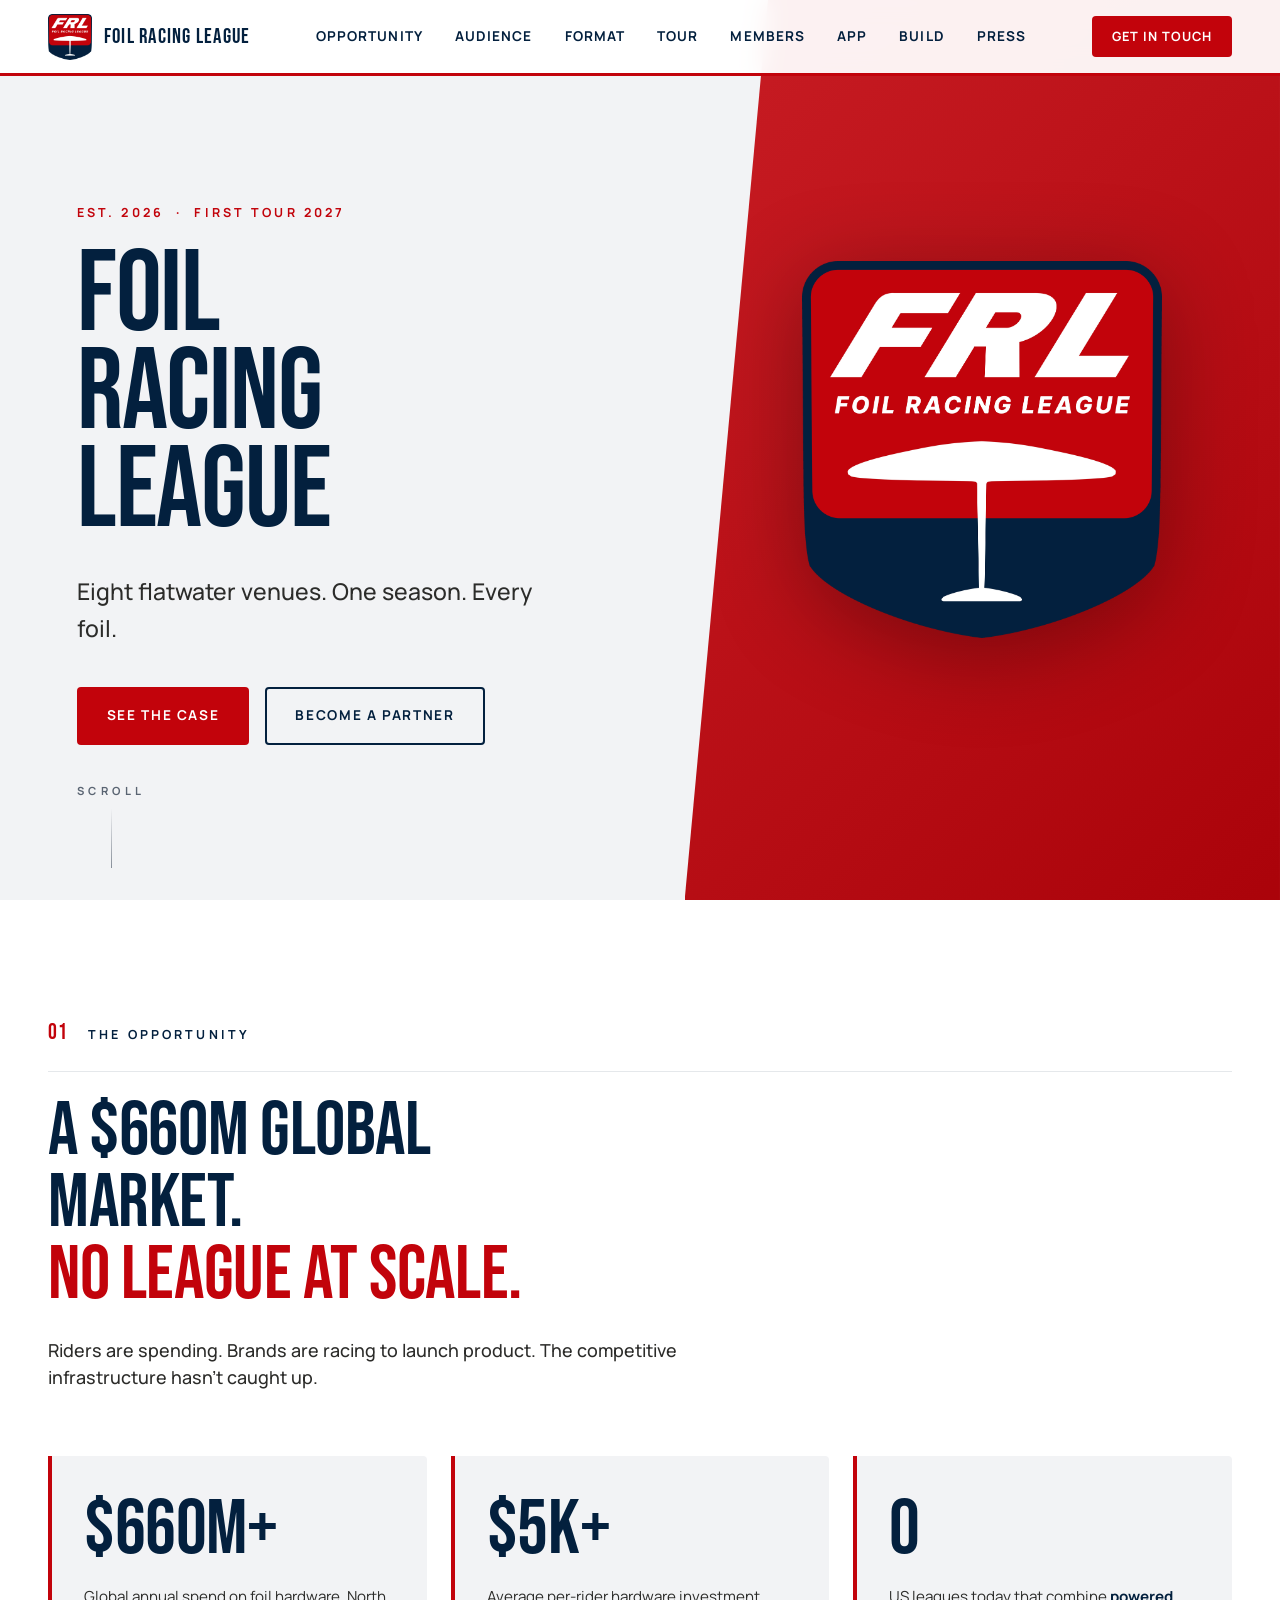
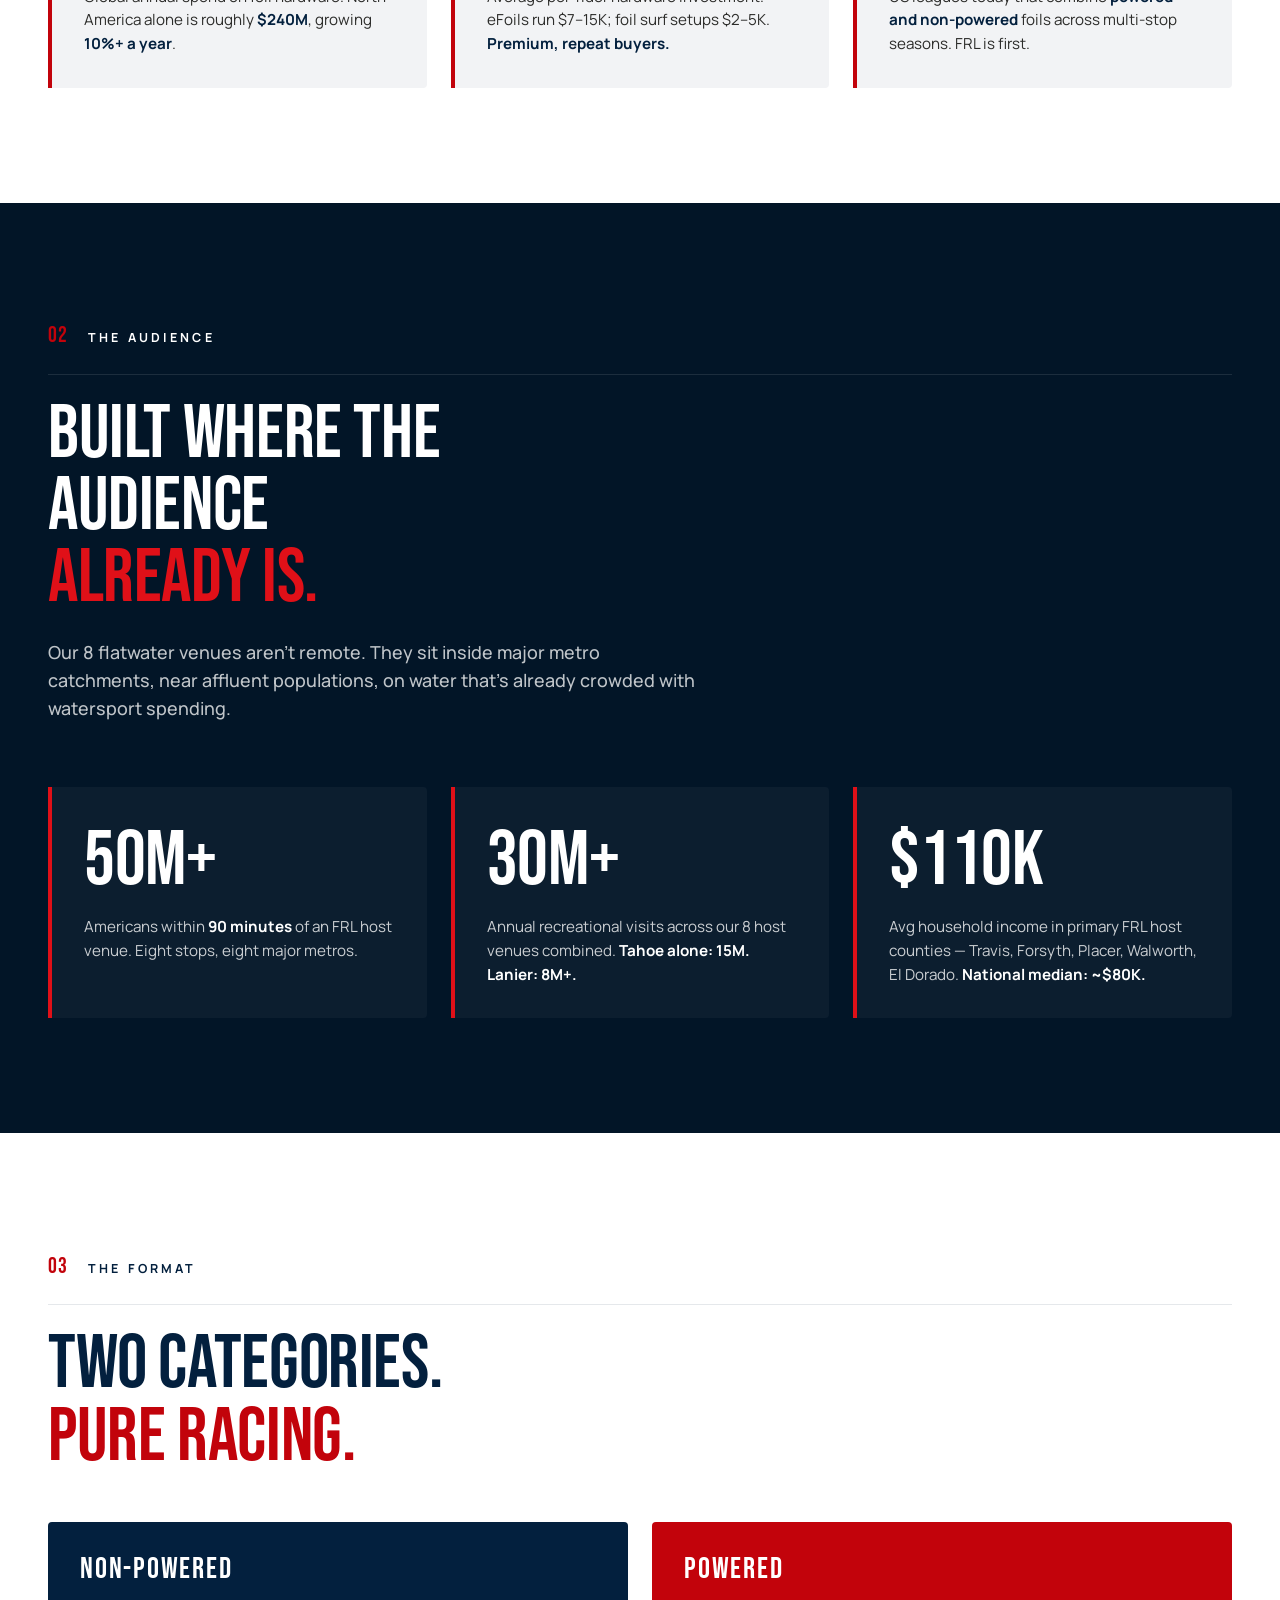
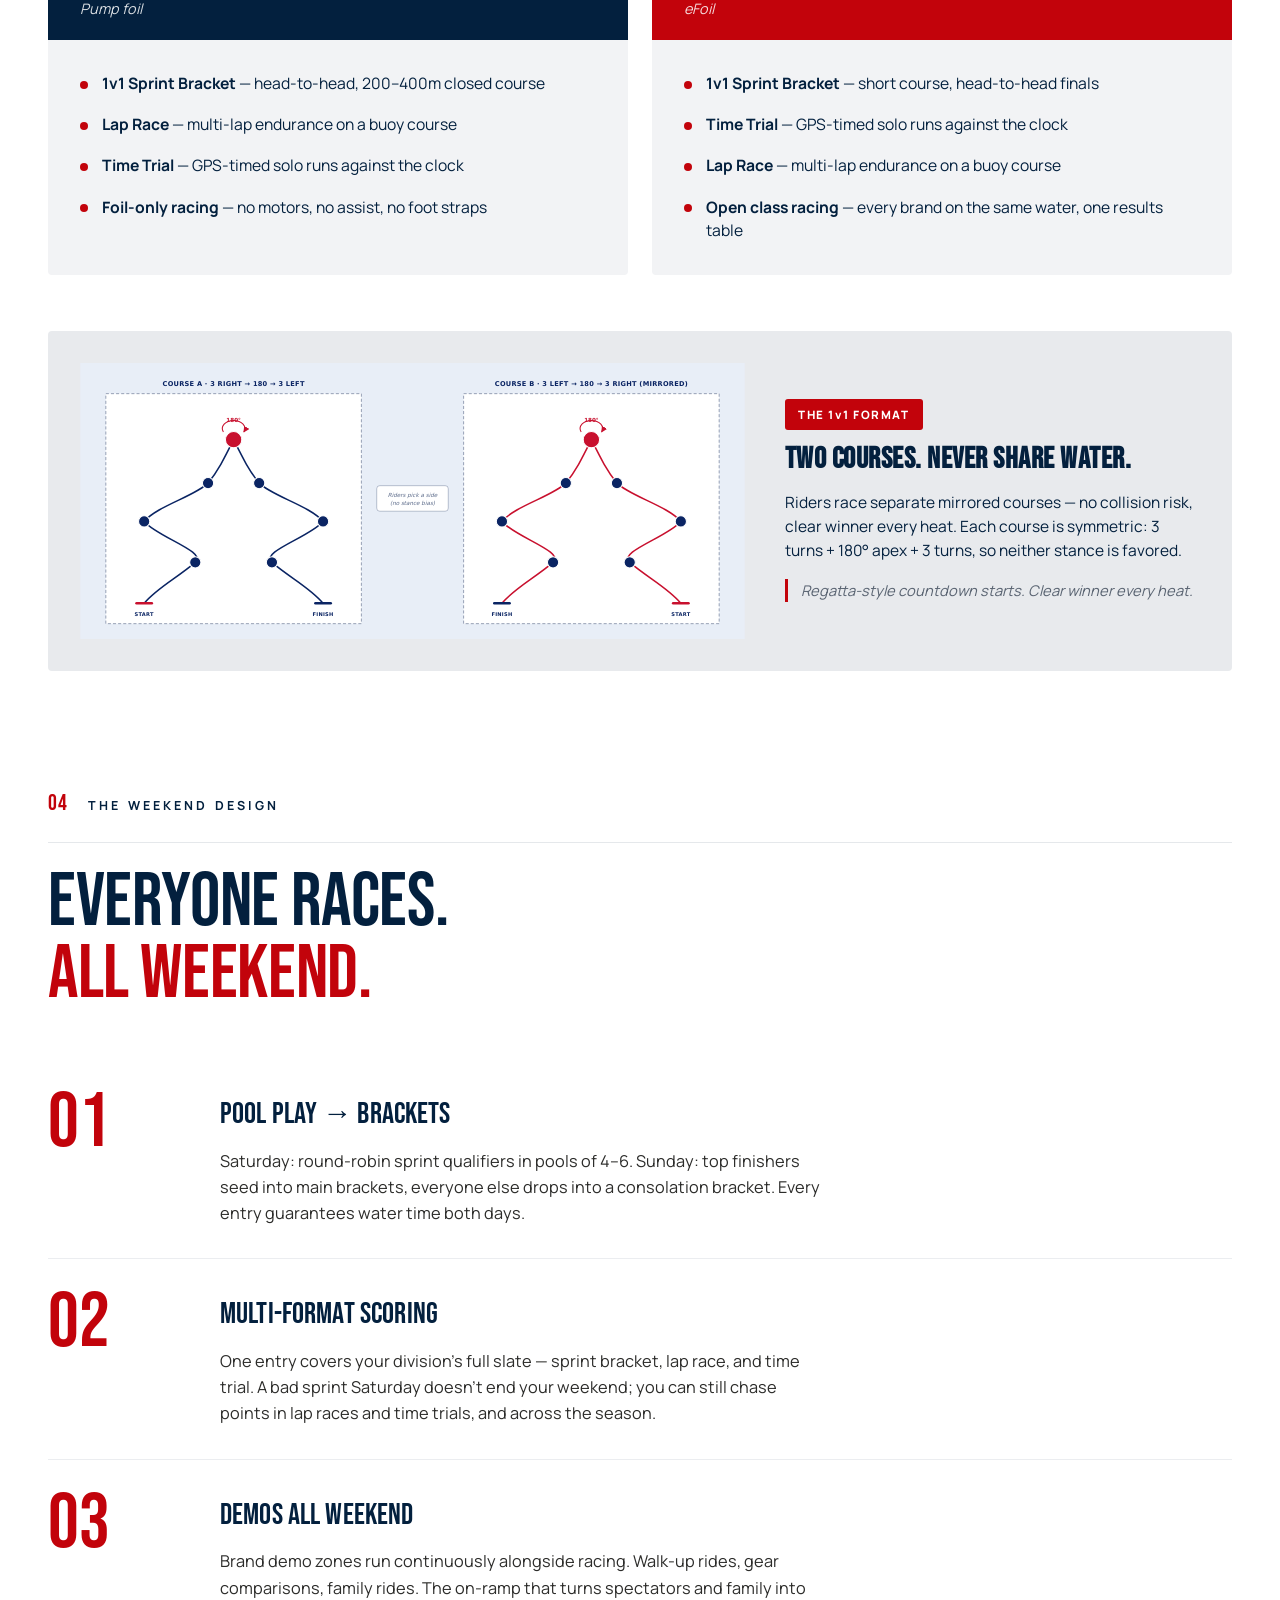
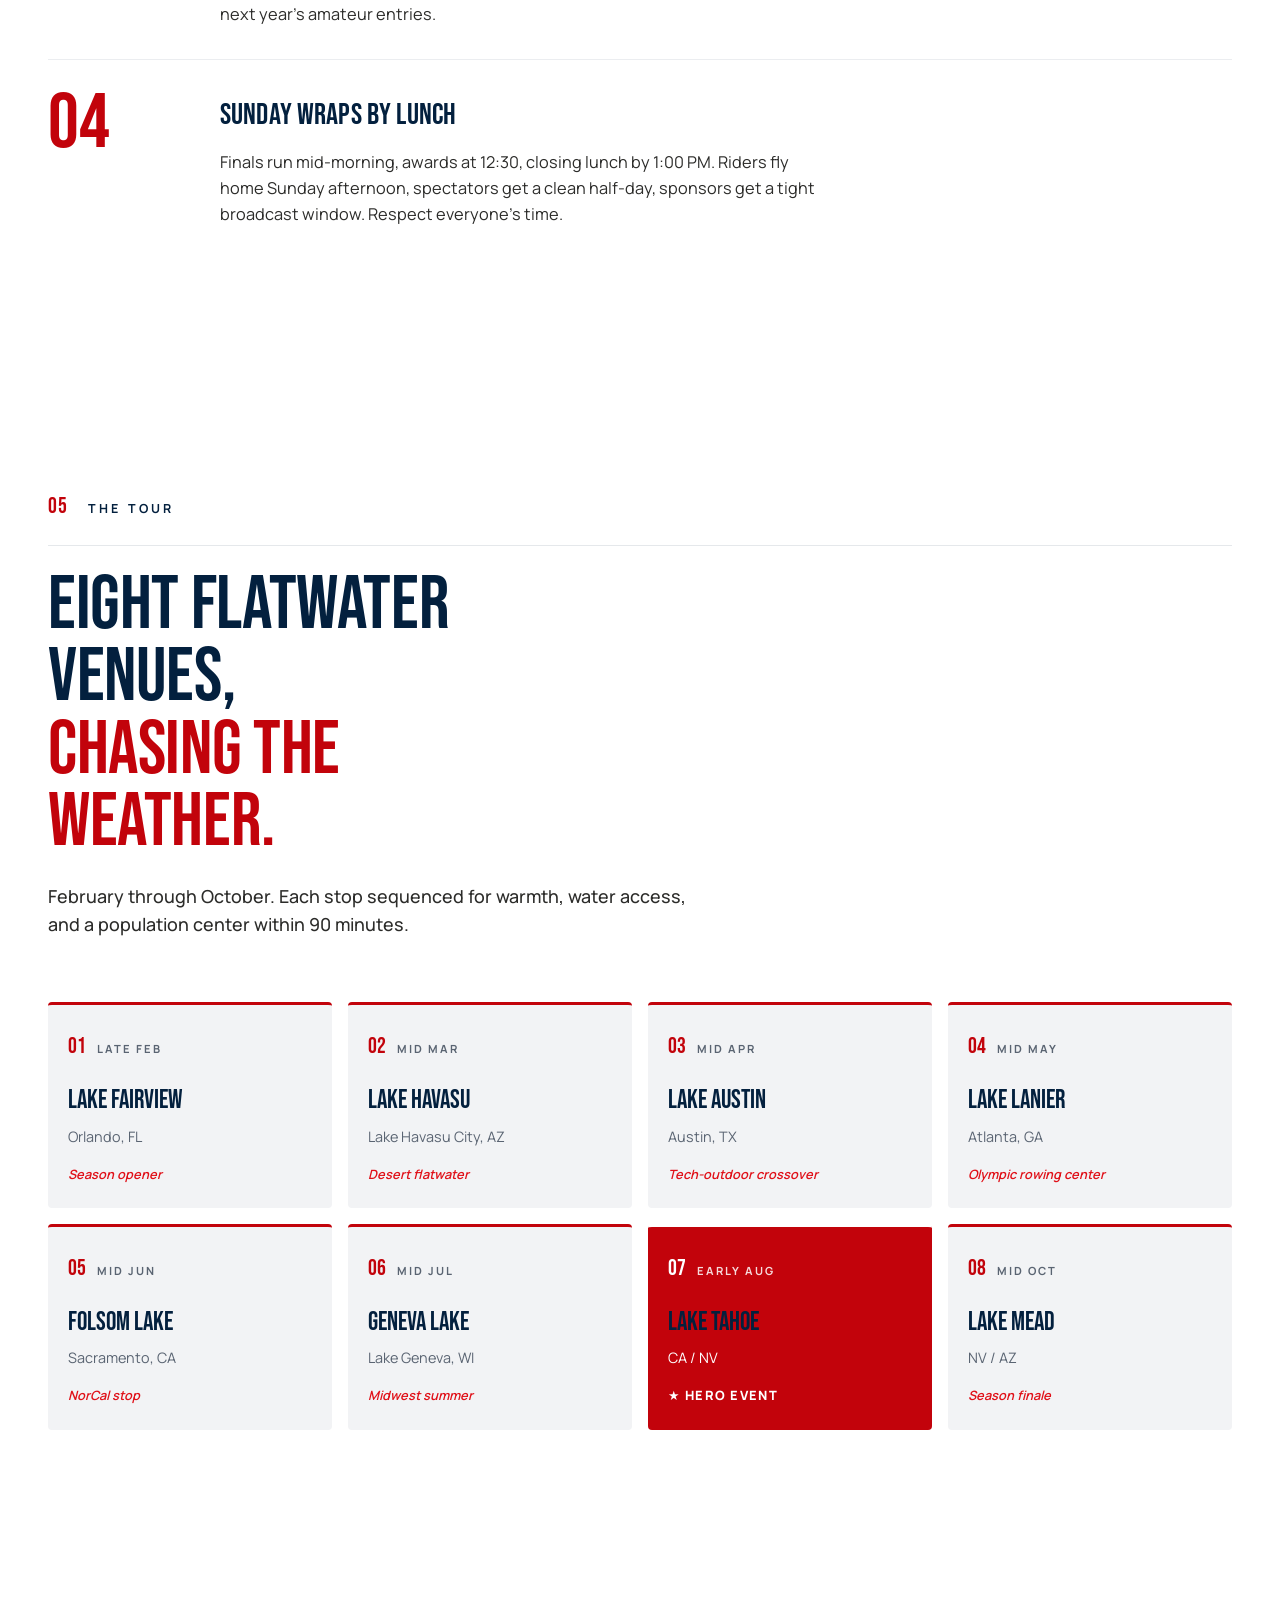
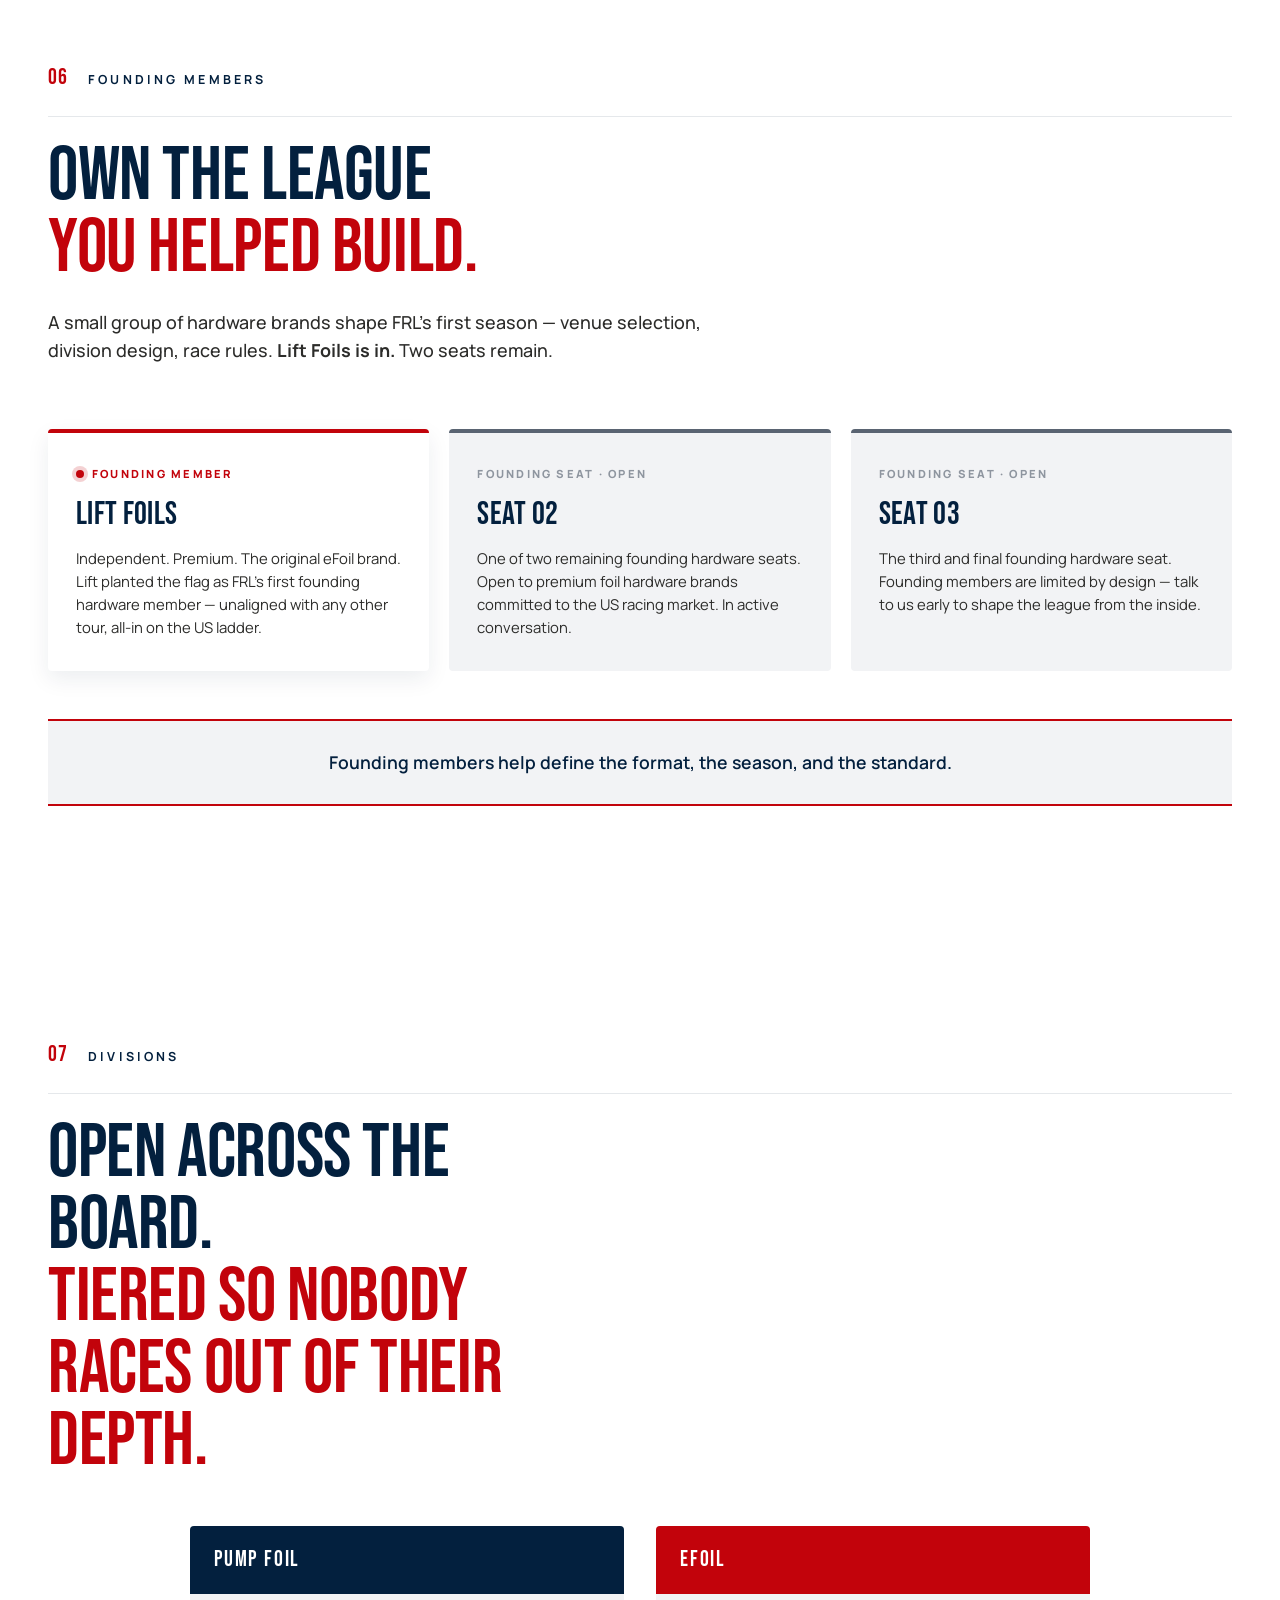
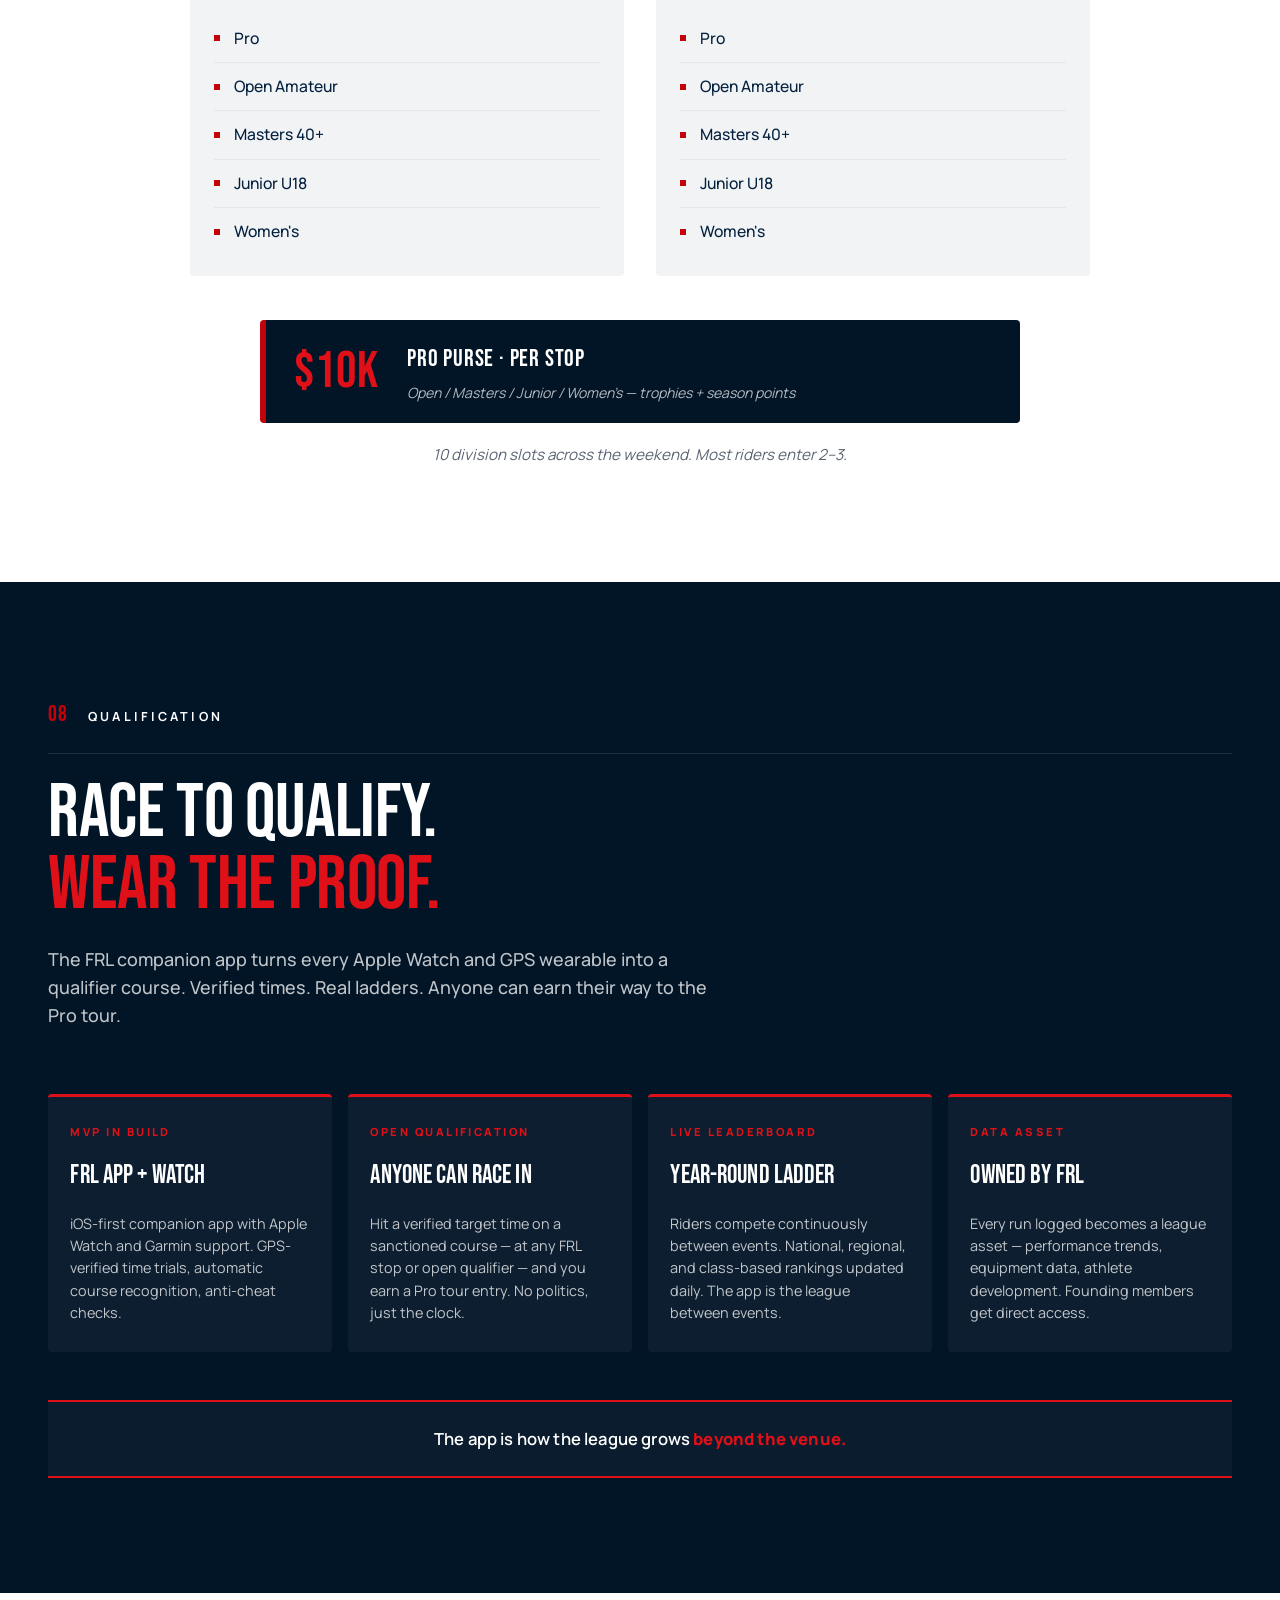
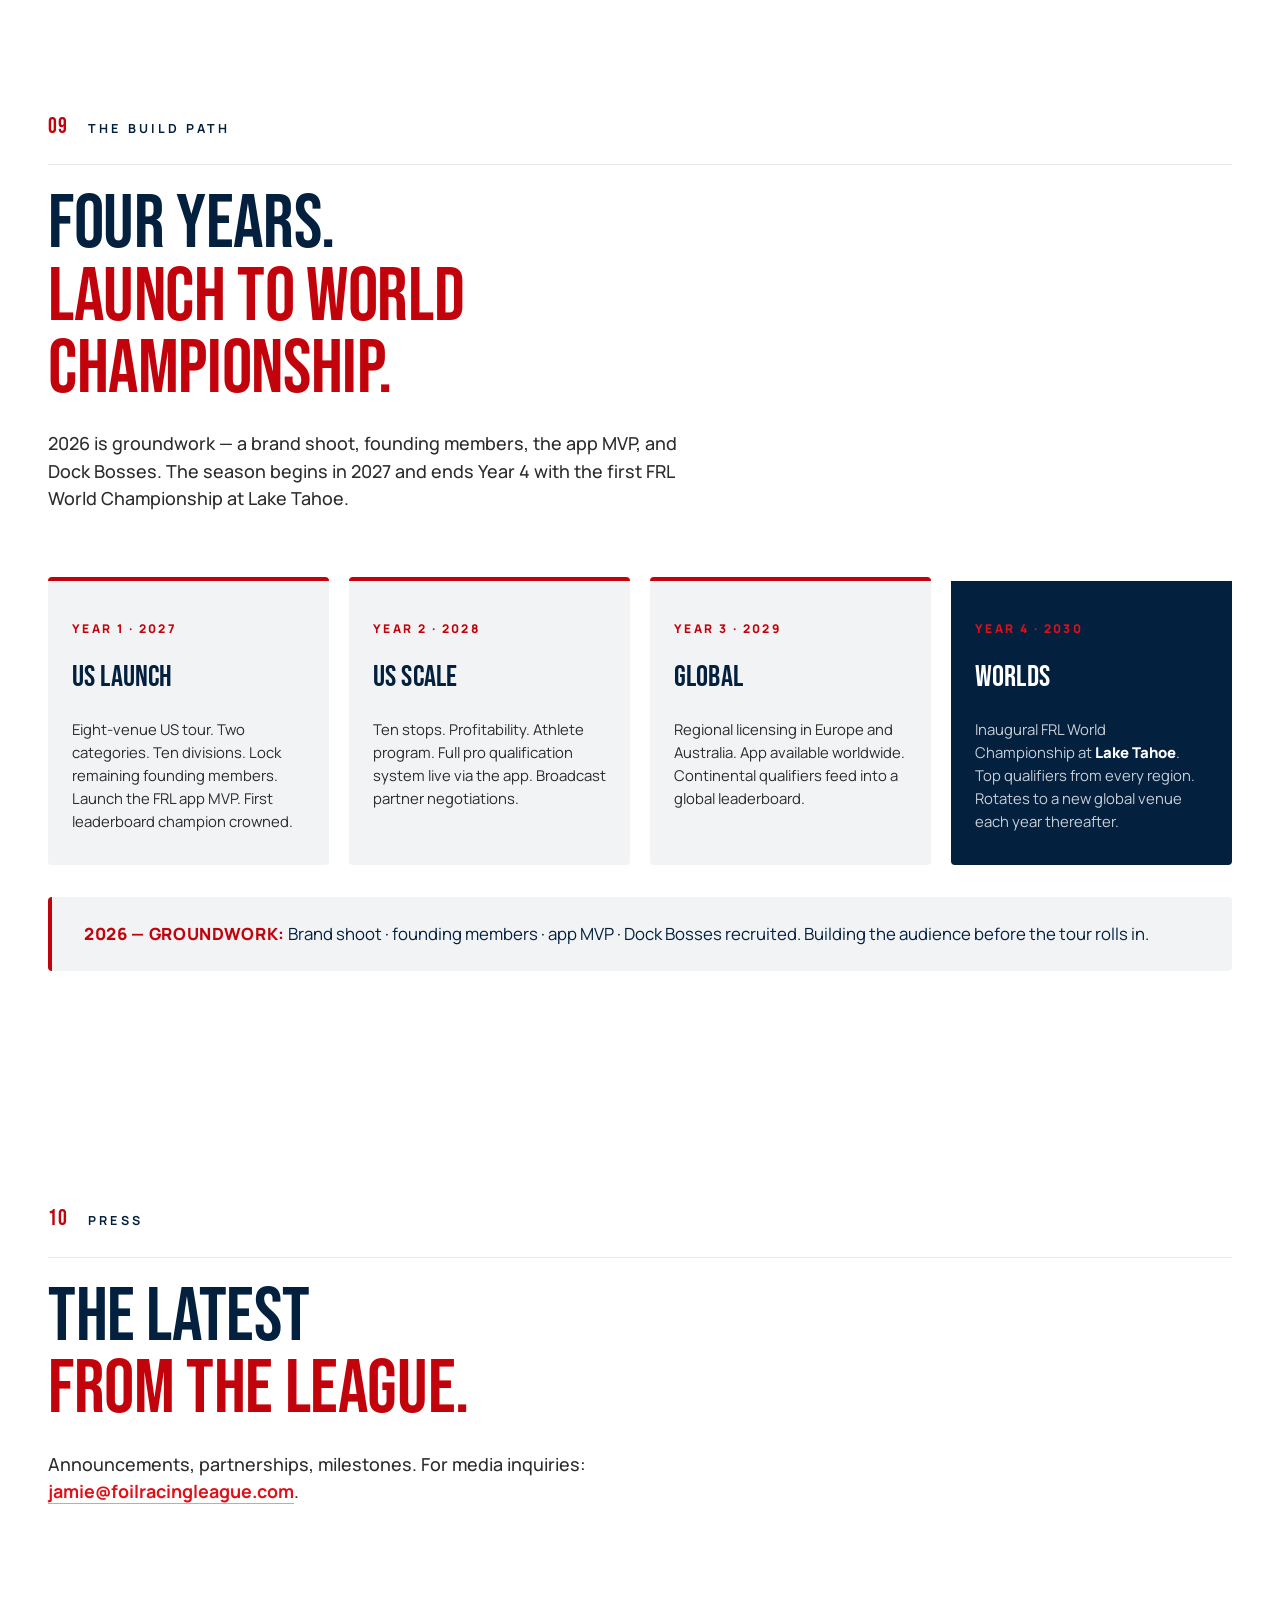
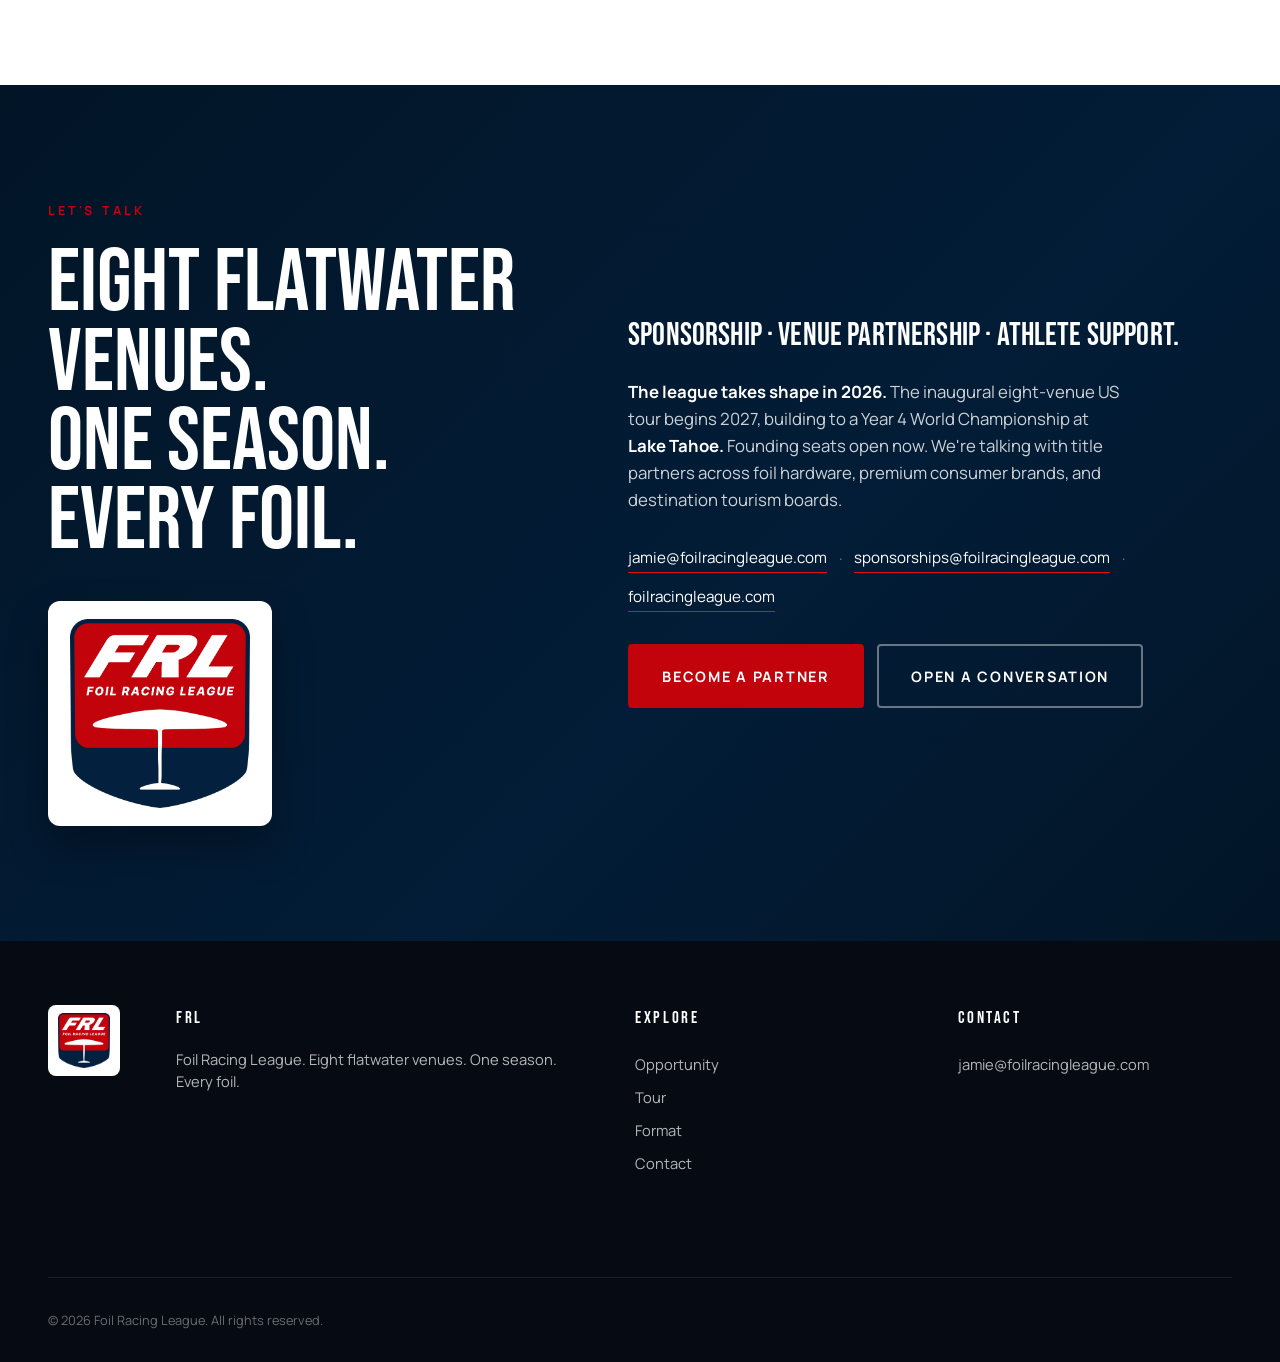
<file: index.html>
<!doctype html>
<html lang="en">
<head>
<meta charset="utf-8">
<meta name="viewport" content="width=device-width,initial-scale=1">
<title>FRL — Foil Racing League</title>
<meta name="description" content="Eight flatwater venues. One season. Every foil. The first US racing league for powered and non-powered foils.">
<meta property="og:title" content="FRL — Foil Racing League">
<meta property="og:description" content="Eight flatwater venues. One season. Every foil.">
<meta property="og:type" content="website">

<link rel="preconnect" href="https://fonts.googleapis.com">
<link rel="preconnect" href="https://fonts.gstatic.com" crossorigin>
<style>
  @font-face {
    font-family: 'Bebas Neue';
    src: url('assets/fonts/bebas-neue-latin-400-normal.woff2') format('woff2');
    font-weight: 400; font-style: normal; font-display: swap;
  }
  @font-face {
    font-family: 'Manrope';
    src: url('assets/fonts/manrope-latin-400-normal.woff2') format('woff2');
    font-weight: 400; font-style: normal; font-display: swap;
  }
  @font-face {
    font-family: 'Manrope';
    src: url('assets/fonts/manrope-latin-500-normal.woff2') format('woff2');
    font-weight: 500; font-style: normal; font-display: swap;
  }
  @font-face {
    font-family: 'Manrope';
    src: url('assets/fonts/manrope-latin-600-normal.woff2') format('woff2');
    font-weight: 600; font-style: normal; font-display: swap;
  }
  @font-face {
    font-family: 'Manrope';
    src: url('assets/fonts/manrope-latin-700-normal.woff2') format('woff2');
    font-weight: 700; font-style: normal; font-display: swap;
  }
  @font-face {
    font-family: 'Manrope';
    src: url('assets/fonts/manrope-latin-800-normal.woff2') format('woff2');
    font-weight: 800; font-style: normal; font-display: swap;
  }
</style>

<link rel="stylesheet" href="styles.css">
<link rel="icon" type="image/png" href="assets/frl-logo.png">
</head>
<body>

<!-- ============ NAV ============ -->
<header class="nav" id="nav">
  <a class="nav__brand" href="#top">
    <img src="assets/frl-logo.png" alt="FRL" class="nav__logo">
    <span class="nav__name">FOIL RACING LEAGUE</span>
  </a>
  <nav class="nav__links">
    <a href="#opportunity">Opportunity</a>
    <a href="#audience">Audience</a>
    <a href="#format">Format</a>
    <a href="#tour">Tour</a>
    <a href="#members">Members</a>
    <a href="#qualification">App</a>
    <a href="#build">Build</a>
    <a href="#press">Press</a>
  </nav>
  <a class="nav__cta" href="#contact">Get in touch</a>
  <button class="nav__menu-btn" id="menuBtn" aria-label="Open menu">
    <span></span><span></span><span></span>
  </button>
</header>

<!-- ============ HERO ============ -->
<section class="hero" id="top">
  <div class="hero__inner">
    <div class="hero__copy">
      <div class="kicker">EST. 2026 &nbsp;·&nbsp; FIRST TOUR 2027</div>
      <h1 class="hero__title">
        FOIL<br>RACING<br>LEAGUE
      </h1>
      <p class="hero__tagline">Eight flatwater venues. One season. Every foil.</p>
      <div class="hero__cta-row">
        <a class="btn btn--primary" href="#opportunity">See the case</a>
        <a class="btn btn--ghost-navy" href="#contact">Become a partner</a>
      </div>
    </div>
    <div class="hero__panel" aria-hidden="true">
      <img src="assets/frl-logo.png" alt="Foil Racing League shield" class="hero__badge">
    </div>
  </div>

  <div class="scroll-cue" aria-hidden="true">
    <span>SCROLL</span>
    <div class="scroll-cue__line"></div>
  </div>
</section>

<!-- ============ OPPORTUNITY ============ -->
<section class="section section--light" id="opportunity">
  <div class="section__container">
    <div class="section__head">
      <div class="section__num">01</div>
      <div class="section__label">THE OPPORTUNITY</div>
    </div>
    <h2 class="section__title">
      A $660M global market.<br>
      <span class="accent">No league at scale.</span>
    </h2>
    <p class="section__lede">
      Riders are spending. Brands are racing to launch product. The competitive infrastructure hasn't caught up.
    </p>

    <div class="stats">
      <article class="stat reveal">
        <div class="stat__num" data-count="660" data-suffix="M+" data-prefix="$">$660M+</div>
        <div class="stat__caption">
          Global annual spend on foil hardware. North America alone is roughly <strong>$240M</strong>, growing <strong>10%+ a year</strong>.
        </div>
      </article>
      <article class="stat reveal">
        <div class="stat__num" data-count="5" data-suffix="K+" data-prefix="$">$5K+</div>
        <div class="stat__caption">
          Average per-rider hardware investment. eFoils run $7–15K; foil surf setups $2–5K. <strong>Premium, repeat buyers.</strong>
        </div>
      </article>
      <article class="stat reveal">
        <div class="stat__num" data-count="0">0</div>
        <div class="stat__caption">
          US leagues today that combine <strong>powered and non-powered</strong> foils across multi-stop seasons. FRL is first.
        </div>
      </article>
    </div>
  </div>
</section>

<!-- ============ AUDIENCE ============ -->
<section class="section section--dark" id="audience">
  <div class="section__container">
    <div class="section__head">
      <div class="section__num">02</div>
      <div class="section__label">THE AUDIENCE</div>
    </div>
    <h2 class="section__title">
      Built where the audience<br>
      <span class="accent accent--red">already is.</span>
    </h2>
    <p class="section__lede">
      Our 8 flatwater venues aren't remote. They sit inside major metro catchments, near affluent populations, on water that's already crowded with watersport spending.
    </p>

    <div class="stats stats--dark">
      <article class="stat reveal">
        <div class="stat__num" data-count="50" data-suffix="M+">50M+</div>
        <div class="stat__caption">
          Americans within <strong>90 minutes</strong> of an FRL host venue. Eight stops, eight major metros.
        </div>
      </article>
      <article class="stat reveal">
        <div class="stat__num" data-count="30" data-suffix="M+">30M+</div>
        <div class="stat__caption">
          Annual recreational visits across our 8 host venues combined. <strong>Tahoe alone: 15M. Lanier: 8M+.</strong>
        </div>
      </article>
      <article class="stat reveal">
        <div class="stat__num" data-count="110" data-suffix="K" data-prefix="$">$110K</div>
        <div class="stat__caption">
          Avg household income in primary FRL host counties — Travis, Forsyth, Placer, Walworth, El Dorado. <strong>National median: ~$80K.</strong>
        </div>
      </article>
    </div>
  </div>
</section>

<!-- ============ FORMAT ============ -->
<section class="section section--light" id="format">
  <div class="section__container">
    <div class="section__head">
      <div class="section__num">03</div>
      <div class="section__label">THE FORMAT</div>
    </div>
    <h2 class="section__title">
      Two categories. <span class="accent">Pure racing.</span>
    </h2>

    <div class="format-grid">
      <article class="format-card format-card--navy reveal">
        <div class="format-card__top">
          <div class="format-card__head">NON-POWERED</div>
          <div class="format-card__sub">Pump foil</div>
        </div>
        <ul class="format-card__list">
          <li><strong>1v1 Sprint Bracket</strong> — head-to-head, 200–400m closed course</li>
          <li><strong>Lap Race</strong> — multi-lap endurance on a buoy course</li>
          <li><strong>Time Trial</strong> — GPS-timed solo runs against the clock</li>
          <li><strong>Foil-only racing</strong> — no motors, no assist, no foot straps</li>
        </ul>
      </article>

      <article class="format-card format-card--red reveal">
        <div class="format-card__top">
          <div class="format-card__head">POWERED</div>
          <div class="format-card__sub">eFoil</div>
        </div>
        <ul class="format-card__list">
          <li><strong>1v1 Sprint Bracket</strong> — short course, head-to-head finals</li>
          <li><strong>Time Trial</strong> — GPS-timed solo runs against the clock</li>
          <li><strong>Lap Race</strong> — multi-lap endurance on a buoy course</li>
          <li><strong>Open class racing</strong> — every brand on the same water, one results table</li>
        </ul>
      </article>
    </div>

    <div class="format-detail reveal">
      <div class="format-detail__diagram">
        <object type="image/svg+xml" data="assets/course-diagram.svg" aria-label="Two mirrored 1v1 race courses, each a symmetric 3-turn / 180° / 3-turn layout">
          <img src="assets/course-diagram.svg" alt="Two mirrored 1v1 race courses">
        </object>
      </div>
      <div class="format-detail__caption">
        <div class="format-detail__tag">THE 1v1 FORMAT</div>
        <h3 class="format-detail__title">Two courses. Never share water.</h3>
        <p>Riders race separate mirrored courses — no collision risk, clear winner every heat. Each course is symmetric: 3 turns + 180° apex + 3 turns, so neither stance is favored.</p>
        <p class="format-detail__tagline"><em>Regatta-style countdown starts. Clear winner every heat.</em></p>
      </div>
    </div>
  </div>
</section>

<!-- ============ WEEKEND DESIGN ============ -->
<section class="section section--light section--no-top" id="weekend">
  <div class="section__container">
    <div class="section__head">
      <div class="section__num">04</div>
      <div class="section__label">THE WEEKEND DESIGN</div>
    </div>
    <h2 class="section__title">
      Everyone races. <span class="accent">All weekend.</span>
    </h2>

    <div class="mechanisms">
      <div class="mech reveal">
        <div class="mech__num">01</div>
        <div class="mech__body">
          <h3 class="mech__title">Pool play → brackets</h3>
          <p>Saturday: round-robin sprint qualifiers in pools of 4–6. Sunday: top finishers seed into main brackets, everyone else drops into a consolation bracket. Every entry guarantees water time both days.</p>
        </div>
      </div>
      <div class="mech reveal">
        <div class="mech__num">02</div>
        <div class="mech__body">
          <h3 class="mech__title">Multi-format scoring</h3>
          <p>One entry covers your division's full slate — sprint bracket, lap race, and time trial. A bad sprint Saturday doesn't end your weekend; you can still chase points in lap races and time trials, and across the season.</p>
        </div>
      </div>
      <div class="mech reveal">
        <div class="mech__num">03</div>
        <div class="mech__body">
          <h3 class="mech__title">Demos all weekend</h3>
          <p>Brand demo zones run continuously alongside racing. Walk-up rides, gear comparisons, family rides. The on-ramp that turns spectators and family into next year's amateur entries.</p>
        </div>
      </div>
      <div class="mech reveal">
        <div class="mech__num">04</div>
        <div class="mech__body">
          <h3 class="mech__title">Sunday wraps by lunch</h3>
          <p>Finals run mid-morning, awards at 12:30, closing lunch by 1:00 PM. Riders fly home Sunday afternoon, spectators get a clean half-day, sponsors get a tight broadcast window. Respect everyone's time.</p>
        </div>
      </div>
    </div>
  </div>
</section>

<!-- ============ TOUR ============ -->
<section class="section section--light" id="tour">
  <div class="section__container">
    <div class="section__head">
      <div class="section__num">05</div>
      <div class="section__label">THE TOUR</div>
    </div>
    <h2 class="section__title">
      Eight flatwater venues,<br>
      <span class="accent accent--red">chasing the weather.</span>
    </h2>
    <p class="section__lede">
      February through October. Each stop sequenced for warmth, water access, and a population center within 90 minutes.
    </p>

    <div class="tour-grid">
      <article class="lake reveal">
        <div class="lake__num">01</div>
        <div class="lake__date">LATE FEB</div>
        <div class="lake__name">Lake Fairview</div>
        <div class="lake__loc">Orlando, FL</div>
        <div class="lake__note">Season opener</div>
      </article>
      <article class="lake reveal">
        <div class="lake__num">02</div>
        <div class="lake__date">MID MAR</div>
        <div class="lake__name">Lake Havasu</div>
        <div class="lake__loc">Lake Havasu City, AZ</div>
        <div class="lake__note">Desert flatwater</div>
      </article>
      <article class="lake reveal">
        <div class="lake__num">03</div>
        <div class="lake__date">MID APR</div>
        <div class="lake__name">Lake Austin</div>
        <div class="lake__loc">Austin, TX</div>
        <div class="lake__note">Tech-outdoor crossover</div>
      </article>
      <article class="lake reveal">
        <div class="lake__num">04</div>
        <div class="lake__date">MID MAY</div>
        <div class="lake__name">Lake Lanier</div>
        <div class="lake__loc">Atlanta, GA</div>
        <div class="lake__note">Olympic rowing center</div>
      </article>
      <article class="lake reveal">
        <div class="lake__num">05</div>
        <div class="lake__date">MID JUN</div>
        <div class="lake__name">Folsom Lake</div>
        <div class="lake__loc">Sacramento, CA</div>
        <div class="lake__note">NorCal stop</div>
      </article>
      <article class="lake reveal">
        <div class="lake__num">06</div>
        <div class="lake__date">MID JUL</div>
        <div class="lake__name">Geneva Lake</div>
        <div class="lake__loc">Lake Geneva, WI</div>
        <div class="lake__note">Midwest summer</div>
      </article>
      <article class="lake lake--hero reveal">
        <div class="lake__num">07</div>
        <div class="lake__date">EARLY AUG</div>
        <div class="lake__name">Lake Tahoe</div>
        <div class="lake__loc">CA / NV</div>
        <div class="lake__note">★ HERO EVENT</div>
      </article>
      <article class="lake reveal">
        <div class="lake__num">08</div>
        <div class="lake__date">MID OCT</div>
        <div class="lake__name">Lake Mead</div>
        <div class="lake__loc">NV / AZ</div>
        <div class="lake__note">Season finale</div>
      </article>
    </div>
  </div>
</section>

<!-- ============ FOUNDING MEMBERS ============ -->
<section class="section section--light" id="members">
  <div class="section__container">
    <div class="section__head">
      <div class="section__num">06</div>
      <div class="section__label">FOUNDING MEMBERS</div>
    </div>
    <h2 class="section__title">
      Own the league<br>
      <span class="accent">you helped build.</span>
    </h2>
    <p class="section__lede">
      A small group of hardware brands shape FRL's first season — venue selection, division design, race rules. <strong>Lift Foils is in.</strong> Two seats remain.
    </p>

    <div class="members-grid">
      <article class="member-card member-card--signed reveal">
        <div class="member-card__status">
          <span class="member-card__dot"></span>
          FOUNDING MEMBER
        </div>
        <div class="member-card__brand">LIFT FOILS</div>
        <p class="member-card__note">
          Independent. Premium. The original eFoil brand. Lift planted the flag as FRL's first founding hardware member — unaligned with any other tour, all-in on the US ladder.
        </p>
      </article>

      <article class="member-card reveal">
        <div class="member-card__status member-card__status--open">
          FOUNDING SEAT · OPEN
        </div>
        <div class="member-card__brand">SEAT 02</div>
        <p class="member-card__note">
          One of two remaining founding hardware seats. Open to premium foil hardware brands committed to the US racing market. In active conversation.
        </p>
      </article>

      <article class="member-card reveal">
        <div class="member-card__status member-card__status--open">
          FOUNDING SEAT · OPEN
        </div>
        <div class="member-card__brand">SEAT 03</div>
        <p class="member-card__note">
          The third and final founding hardware seat. Founding members are limited by design — talk to us early to shape the league from the inside.
        </p>
      </article>
    </div>

    <p class="members__strap">
      Founding members help define the format, the season, and the standard.
    </p>
  </div>
</section>

<!-- ============ DIVISIONS ============ -->
<section class="section section--light" id="divisions">
  <div class="section__container">
    <div class="section__head">
      <div class="section__num">07</div>
      <div class="section__label">DIVISIONS</div>
    </div>
    <h2 class="section__title">
      Open across the board.<br>
      <span class="accent">Tiered so nobody races out of their depth.</span>
    </h2>

    <div class="divisions divisions--two">
      <div class="division-col reveal">
        <div class="division-col__head division-col__head--navy">PUMP FOIL</div>
        <ul class="division-col__list">
          <li>Pro</li>
          <li>Open Amateur</li>
          <li>Masters 40+</li>
          <li>Junior U18</li>
          <li>Women's</li>
        </ul>
      </div>
      <div class="division-col reveal">
        <div class="division-col__head division-col__head--red">eFOIL</div>
        <ul class="division-col__list">
          <li>Pro</li>
          <li>Open Amateur</li>
          <li>Masters 40+</li>
          <li>Junior U18</li>
          <li>Women's</li>
        </ul>
      </div>
    </div>
    <div class="divisions-footer">
      <div class="purse-callout reveal">
        <div class="purse-callout__amount">$10K</div>
        <div class="purse-callout__label">
          <strong>Pro purse · per stop</strong>
          <span>Open / Masters / Junior / Women's — trophies + season points</span>
        </div>
      </div>
      <p class="divisions__footer">
        <em>10 division slots across the weekend. Most riders enter 2–3.</em>
      </p>
    </div>
  </div>
</section>

<!-- ============ BUILD PATH ============ -->
<!-- ============ QUALIFICATION (NEW) ============ -->
<section class="section section--dark" id="qualification">
  <div class="section__container">
    <div class="section__head">
      <div class="section__num">08</div>
      <div class="section__label">QUALIFICATION</div>
    </div>
    <h2 class="section__title">
      Race to qualify.<br>
      <span class="accent accent--red">Wear the proof.</span>
    </h2>
    <p class="section__lede">
      The FRL companion app turns every Apple Watch and GPS wearable into a qualifier course. Verified times. Real ladders. Anyone can earn their way to the Pro tour.
    </p>

    <div class="qual-grid">
      <article class="qual-card reveal">
        <div class="qual-card__tag">MVP IN BUILD</div>
        <h3 class="qual-card__title">FRL App + Watch</h3>
        <p>iOS-first companion app with Apple Watch and Garmin support. GPS-verified time trials, automatic course recognition, anti-cheat checks.</p>
      </article>
      <article class="qual-card reveal">
        <div class="qual-card__tag">OPEN QUALIFICATION</div>
        <h3 class="qual-card__title">Anyone can race in</h3>
        <p>Hit a verified target time on a sanctioned course — at any FRL stop or open qualifier — and you earn a Pro tour entry. No politics, just the clock.</p>
      </article>
      <article class="qual-card reveal">
        <div class="qual-card__tag">LIVE LEADERBOARD</div>
        <h3 class="qual-card__title">Year-round ladder</h3>
        <p>Riders compete continuously between events. National, regional, and class-based rankings updated daily. The app is the league between events.</p>
      </article>
      <article class="qual-card reveal">
        <div class="qual-card__tag">DATA ASSET</div>
        <h3 class="qual-card__title">Owned by FRL</h3>
        <p>Every run logged becomes a league asset — performance trends, equipment data, athlete development. Founding members get direct access.</p>
      </article>
    </div>

    <p class="qual__strap">
      The app is how the league grows <strong>beyond the venue.</strong>
    </p>
  </div>
</section>

<!-- ============ BUILD PATH ============ -->
<section class="section section--light" id="build">
  <div class="section__container">
    <div class="section__head">
      <div class="section__num">09</div>
      <div class="section__label">THE BUILD PATH</div>
    </div>
    <h2 class="section__title">
      Four years.<br>
      <span class="accent">Launch to world championship.</span>
    </h2>
    <p class="section__lede">
      2026 is groundwork — a brand shoot, founding members, the app MVP, and Dock Bosses. The season begins in 2027 and ends Year 4 with the first FRL World Championship at Lake Tahoe.
    </p>

    <div class="build-grid">
      <article class="build-card reveal">
        <div class="build-card__year">YEAR 1 · 2027</div>
        <h3>US launch</h3>
        <p>Eight-venue US tour. Two categories. Ten divisions. Lock remaining founding members. Launch the FRL app MVP. First leaderboard champion crowned.</p>
      </article>
      <article class="build-card reveal">
        <div class="build-card__year">YEAR 2 · 2028</div>
        <h3>US scale</h3>
        <p>Ten stops. Profitability. Athlete program. Full pro qualification system live via the app. Broadcast partner negotiations.</p>
      </article>
      <article class="build-card reveal">
        <div class="build-card__year">YEAR 3 · 2029</div>
        <h3>Global</h3>
        <p>Regional licensing in Europe and Australia. App available worldwide. Continental qualifiers feed into a global leaderboard.</p>
      </article>
      <article class="build-card build-card--hero reveal">
        <div class="build-card__year">YEAR 4 · 2030</div>
        <h3>Worlds</h3>
        <p>Inaugural FRL World Championship at <strong>Lake Tahoe</strong>. Top qualifiers from every region. Rotates to a new global venue each year thereafter.</p>
      </article>
    </div>

    <p class="build__groundwork">
      <strong>2026 — GROUNDWORK:</strong> Brand shoot · founding members · app MVP · Dock Bosses recruited. Building the audience before the tour rolls in.
    </p>

  </div>
</section>

<!-- ============ PRESS ============ -->
<section class="section section--light" id="press">
  <div class="section__container">
    <div class="section__head">
      <div class="section__num">10</div>
      <div class="section__label">PRESS</div>
    </div>
    <h2 class="section__title">
      The latest<br>
      <span class="accent accent--red">from the league.</span>
    </h2>
    <p class="section__lede">
      Announcements, partnerships, milestones. For media inquiries: <a class="press-inquiries" href="mailto:jamie@foilracingleague.com">jamie@foilracingleague.com</a>.
    </p>

    <div class="press-grid">
    </div>
  </div>
</section>

<!-- ============ CTA / CONTACT ============ -->
<section class="contact" id="contact">
  <div class="contact__inner">
    <div class="contact__left">
      <div class="kicker kicker--red">LET'S TALK</div>
      <h2 class="contact__title">
        Eight flatwater venues.<br>
        One season.<br>
        Every foil.
      </h2>
      <img src="assets/frl-logo.png" alt="FRL" class="contact__badge">
    </div>
    <div class="contact__right">
      <h3 class="contact__sub">Sponsorship · Venue partnership · Athlete support.</h3>
      <p class="contact__body">
        <strong>The league takes shape in 2026.</strong> The inaugural eight-venue US tour begins 2027, building to a Year 4 World Championship at <strong>Lake Tahoe.</strong> Founding seats open now. We're talking with title partners across foil hardware, premium consumer brands, and destination tourism boards.
      </p>
      <div class="contact__details">
        <a class="contact__email" href="mailto:jamie@foilracingleague.com">jamie@foilracingleague.com</a>
        <span class="contact__sep">·</span>
        <a class="contact__email" href="mailto:sponsorships@foilracingleague.com">sponsorships@foilracingleague.com</a>
        <span class="contact__sep">·</span>
        <a class="contact__site" href="https://foilracingleague.com">foilracingleague.com</a>
      </div>
      <div class="contact__cta-row">
        <a class="btn btn--primary btn--large" href="mailto:sponsorships@foilracingleague.com">Become a partner</a>
        <a class="btn btn--ghost btn--large" href="mailto:jamie@foilracingleague.com">Open a conversation</a>
      </div>
    </div>
  </div>
</section>

<!-- ============ FOOTER ============ -->
<footer class="footer">
  <div class="footer__inner">
    <img src="assets/frl-logo.png" alt="FRL" class="footer__logo">
    <div class="footer__col">
      <div class="footer__head">FRL</div>
      <p>Foil Racing League. Eight flatwater venues. One season. Every foil.</p>
    </div>
    <div class="footer__col">
      <div class="footer__head">EXPLORE</div>
      <a href="#opportunity">Opportunity</a>
      <a href="#tour">Tour</a>
      <a href="#format">Format</a>
      <a href="#contact">Contact</a>
    </div>
    <div class="footer__col">
      <div class="footer__head">CONTACT</div>
      <a href="mailto:jamie@foilracingleague.com">jamie@foilracingleague.com</a>
    </div>
    <div class="footer__bottom">
      © 2026 Foil Racing League. All rights reserved.
    </div>
  </div>
</footer>

<script src="script.js"></script>
</body>
</html>
</file>
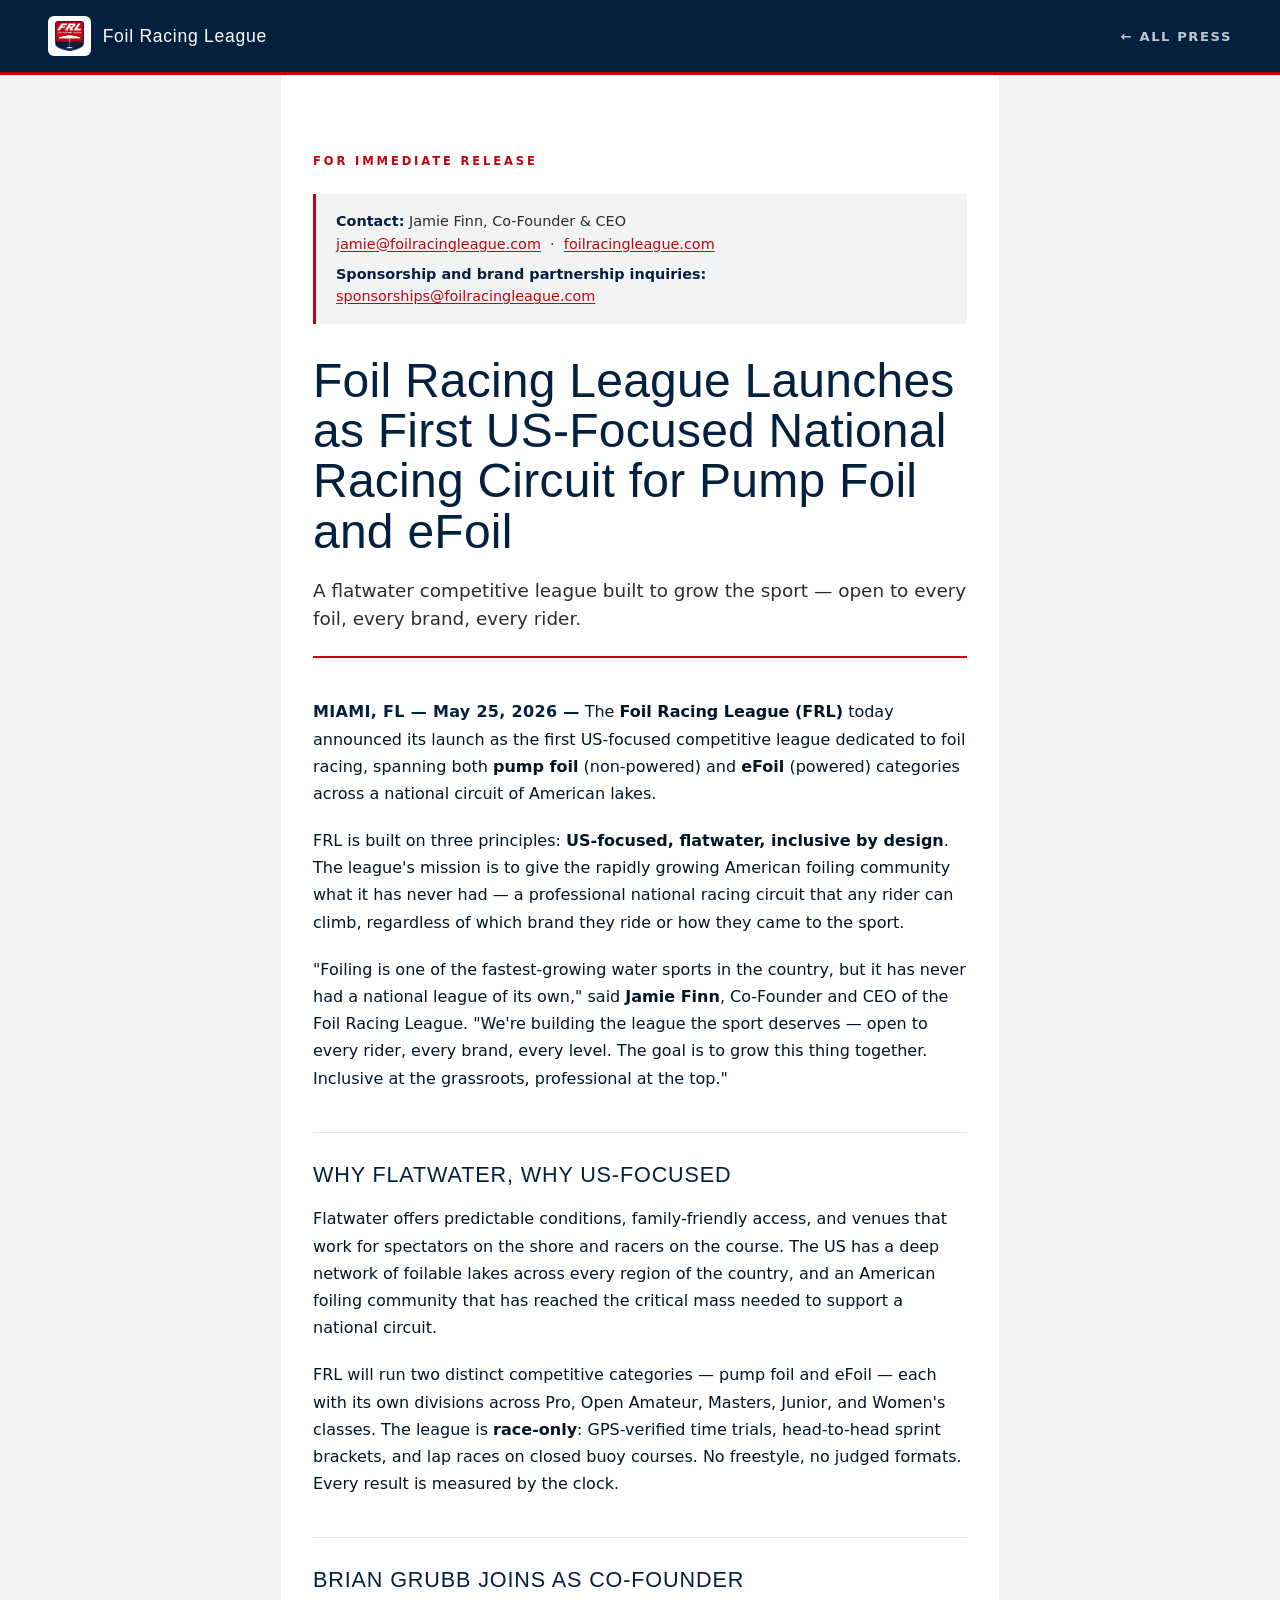
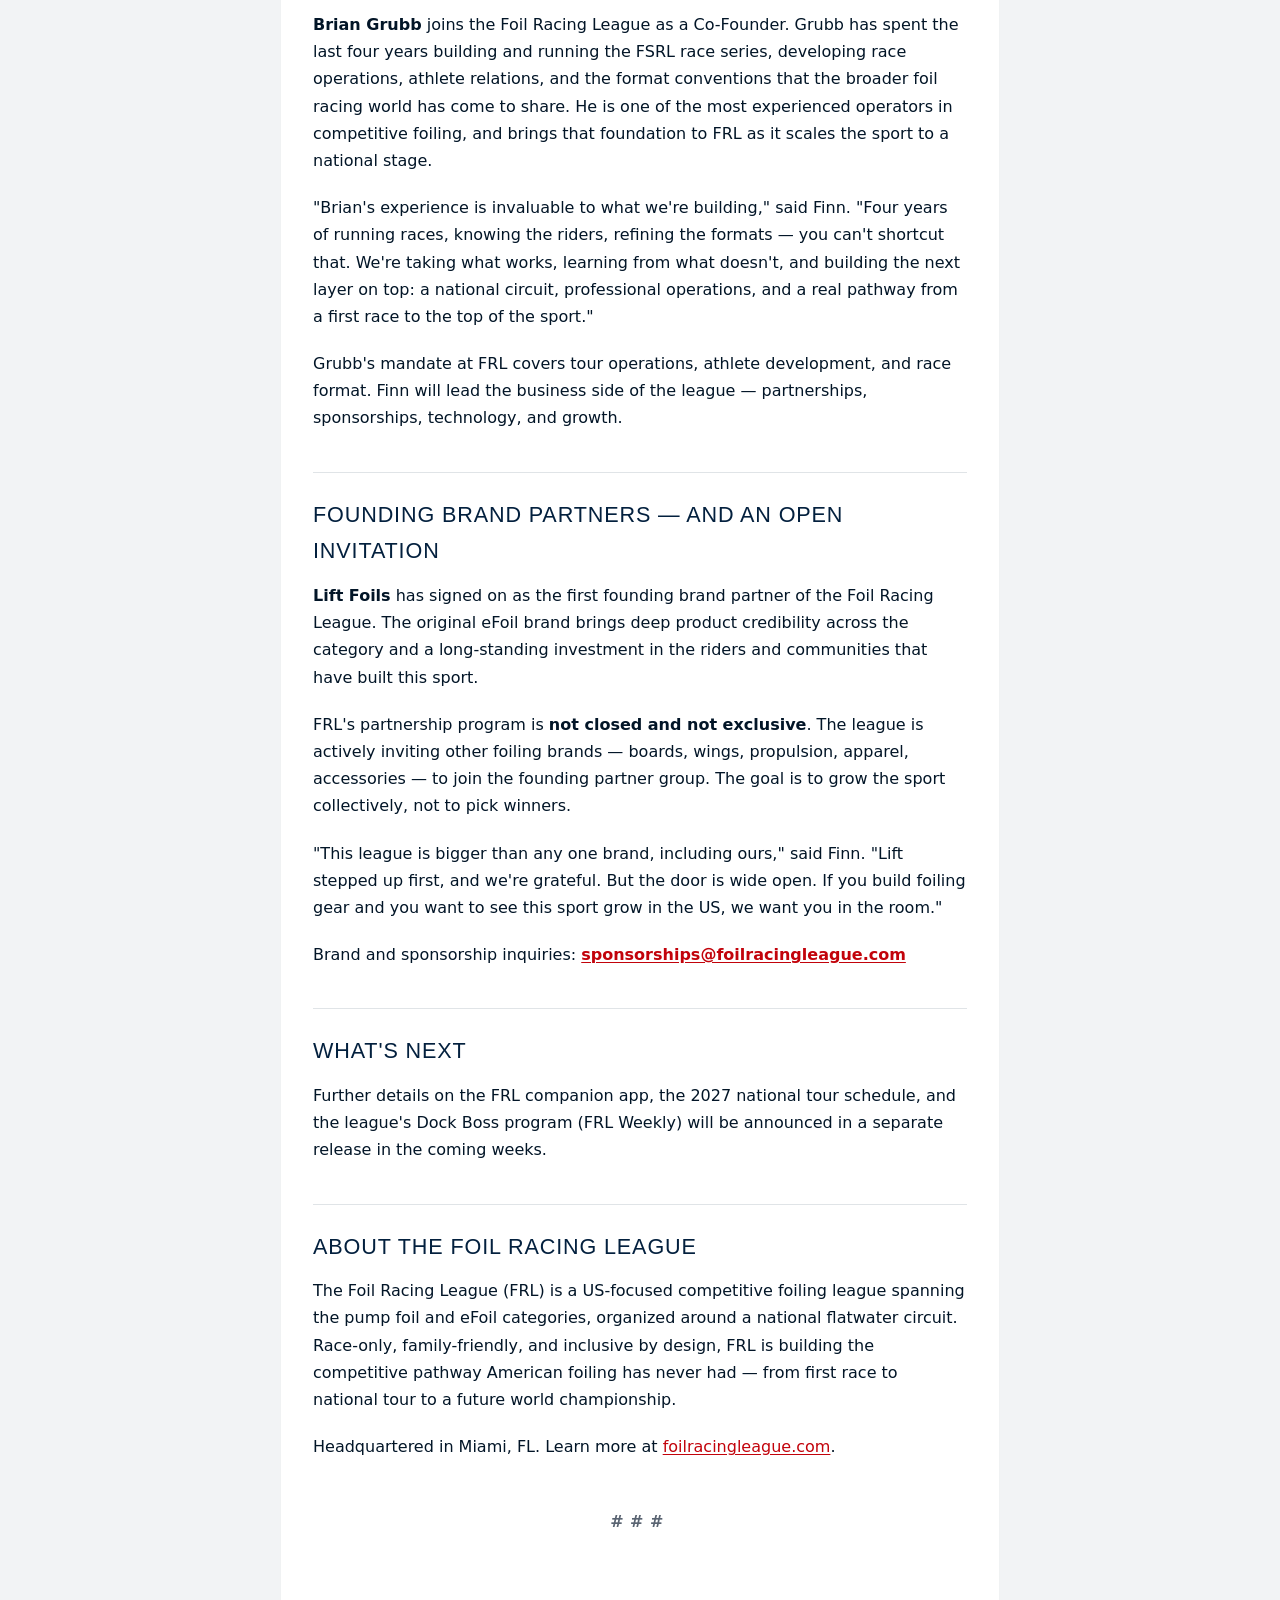
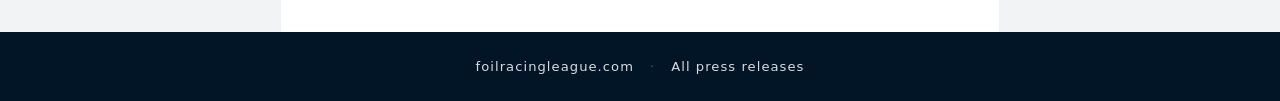
<file: press/2026-05-25-frl-launches.html>
<!DOCTYPE html>
<html lang="en">
<head>
<meta charset="UTF-8">
<meta name="viewport" content="width=device-width, initial-scale=1.0">
<title>Foil Racing League Launches as First US-Focused National Racing Circuit — Foil Racing League</title>
<meta name="description" content="The Foil Racing League today announced its launch as the first US-focused competitive league dedicated to pump foil and eFoil racing.">
<link rel="stylesheet" href="../styles.css">
<link rel="stylesheet" href="press.css">
</head>
<body>

<header class="press-nav">
  <a href="../index.html" class="press-nav__logo">
    <img src="../assets/frl-logo.png" alt="FRL" class="press-nav__badge">
    <span>Foil Racing League</span>
  </a>
  <a href="../index.html#press" class="press-nav__back">← All press</a>
</header>

<article class="release">

  <div class="release__tag">FOR IMMEDIATE RELEASE</div>

  <div class="release__contacts">
    <p>
      <strong>Contact:</strong> Jamie Finn, Co-Founder &amp; CEO<br>
      <a href="mailto:jamie@foilracingleague.com">jamie@foilracingleague.com</a> &nbsp;·&nbsp;
      <a href="https://foilracingleague.com">foilracingleague.com</a>
    </p>
    <p>
      <strong>Sponsorship and brand partnership inquiries:</strong><br>
      <a href="mailto:sponsorships@foilracingleague.com">sponsorships@foilracingleague.com</a>
    </p>
  </div>

  <h1 class="release__headline">
    Foil Racing League Launches as First US-Focused National Racing Circuit for Pump Foil and eFoil
  </h1>

  <p class="release__subhead">
    A flatwater competitive league built to grow the sport — open to every foil, every brand, every rider.
  </p>

  <div class="release__body">

    <p><span class="release__dateline">MIAMI, FL — May 25, 2026 —</span> The <strong>Foil Racing League (FRL)</strong> today announced its launch as the first US-focused competitive league dedicated to foil racing, spanning both <strong>pump foil</strong> (non-powered) and <strong>eFoil</strong> (powered) categories across a national circuit of American lakes.</p>

    <p>FRL is built on three principles: <strong>US-focused, flatwater, inclusive by design</strong>. The league's mission is to give the rapidly growing American foiling community what it has never had — a professional national racing circuit that any rider can climb, regardless of which brand they ride or how they came to the sport.</p>

    <p>"Foiling is one of the fastest-growing water sports in the country, but it has never had a national league of its own," said <strong>Jamie Finn</strong>, Co-Founder and CEO of the Foil Racing League. "We're building the league the sport deserves — open to every rider, every brand, every level. The goal is to grow this thing together. Inclusive at the grassroots, professional at the top."</p>

    <h2 class="release__subheadline">Why flatwater, why US-focused</h2>

    <p>Flatwater offers predictable conditions, family-friendly access, and venues that work for spectators on the shore and racers on the course. The US has a deep network of foilable lakes across every region of the country, and an American foiling community that has reached the critical mass needed to support a national circuit.</p>

    <p>FRL will run two distinct competitive categories — pump foil and eFoil — each with its own divisions across Pro, Open Amateur, Masters, Junior, and Women's classes. The league is <strong>race-only</strong>: GPS-verified time trials, head-to-head sprint brackets, and lap races on closed buoy courses. No freestyle, no judged formats. Every result is measured by the clock.</p>

    <h2 class="release__subheadline">Brian Grubb joins as Co-Founder</h2>

    <p><strong>Brian Grubb</strong> joins the Foil Racing League as a Co-Founder. Grubb has spent the last four years building and running the FSRL race series, developing race operations, athlete relations, and the format conventions that the broader foil racing world has come to share. He is one of the most experienced operators in competitive foiling, and brings that foundation to FRL as it scales the sport to a national stage.</p>

    <p>"Brian's experience is invaluable to what we're building," said Finn. "Four years of running races, knowing the riders, refining the formats — you can't shortcut that. We're taking what works, learning from what doesn't, and building the next layer on top: a national circuit, professional operations, and a real pathway from a first race to the top of the sport."</p>

    <p>Grubb's mandate at FRL covers tour operations, athlete development, and race format. Finn will lead the business side of the league — partnerships, sponsorships, technology, and growth.</p>

    <h2 class="release__subheadline">Founding brand partners — and an open invitation</h2>

    <p><strong>Lift Foils</strong> has signed on as the first founding brand partner of the Foil Racing League. The original eFoil brand brings deep product credibility across the category and a long-standing investment in the riders and communities that have built this sport.</p>

    <p>FRL's partnership program is <strong>not closed and not exclusive</strong>. The league is actively inviting other foiling brands — boards, wings, propulsion, apparel, accessories — to join the founding partner group. The goal is to grow the sport collectively, not to pick winners.</p>

    <p>"This league is bigger than any one brand, including ours," said Finn. "Lift stepped up first, and we're grateful. But the door is wide open. If you build foiling gear and you want to see this sport grow in the US, we want you in the room."</p>

    <p>Brand and sponsorship inquiries: <a href="mailto:sponsorships@foilracingleague.com"><strong>sponsorships@foilracingleague.com</strong></a></p>

    <h2 class="release__subheadline">What's next</h2>

    <p>Further details on the FRL companion app, the 2027 national tour schedule, and the league's Dock Boss program (FRL Weekly) will be announced in a separate release in the coming weeks.</p>

    <h2 class="release__subheadline">About the Foil Racing League</h2>

    <p>The Foil Racing League (FRL) is a US-focused competitive foiling league spanning the pump foil and eFoil categories, organized around a national flatwater circuit. Race-only, family-friendly, and inclusive by design, FRL is building the competitive pathway American foiling has never had — from first race to national tour to a future world championship.</p>

    <p>Headquartered in Miami, FL. Learn more at <a href="https://foilracingleague.com">foilracingleague.com</a>.</p>

    <p class="release__end">###</p>

  </div>

</article>

<footer class="press-footer">
  <a href="../index.html">foilracingleague.com</a>
  <span>·</span>
  <a href="../index.html#press">All press releases</a>
</footer>

</body>
</html>
</file>
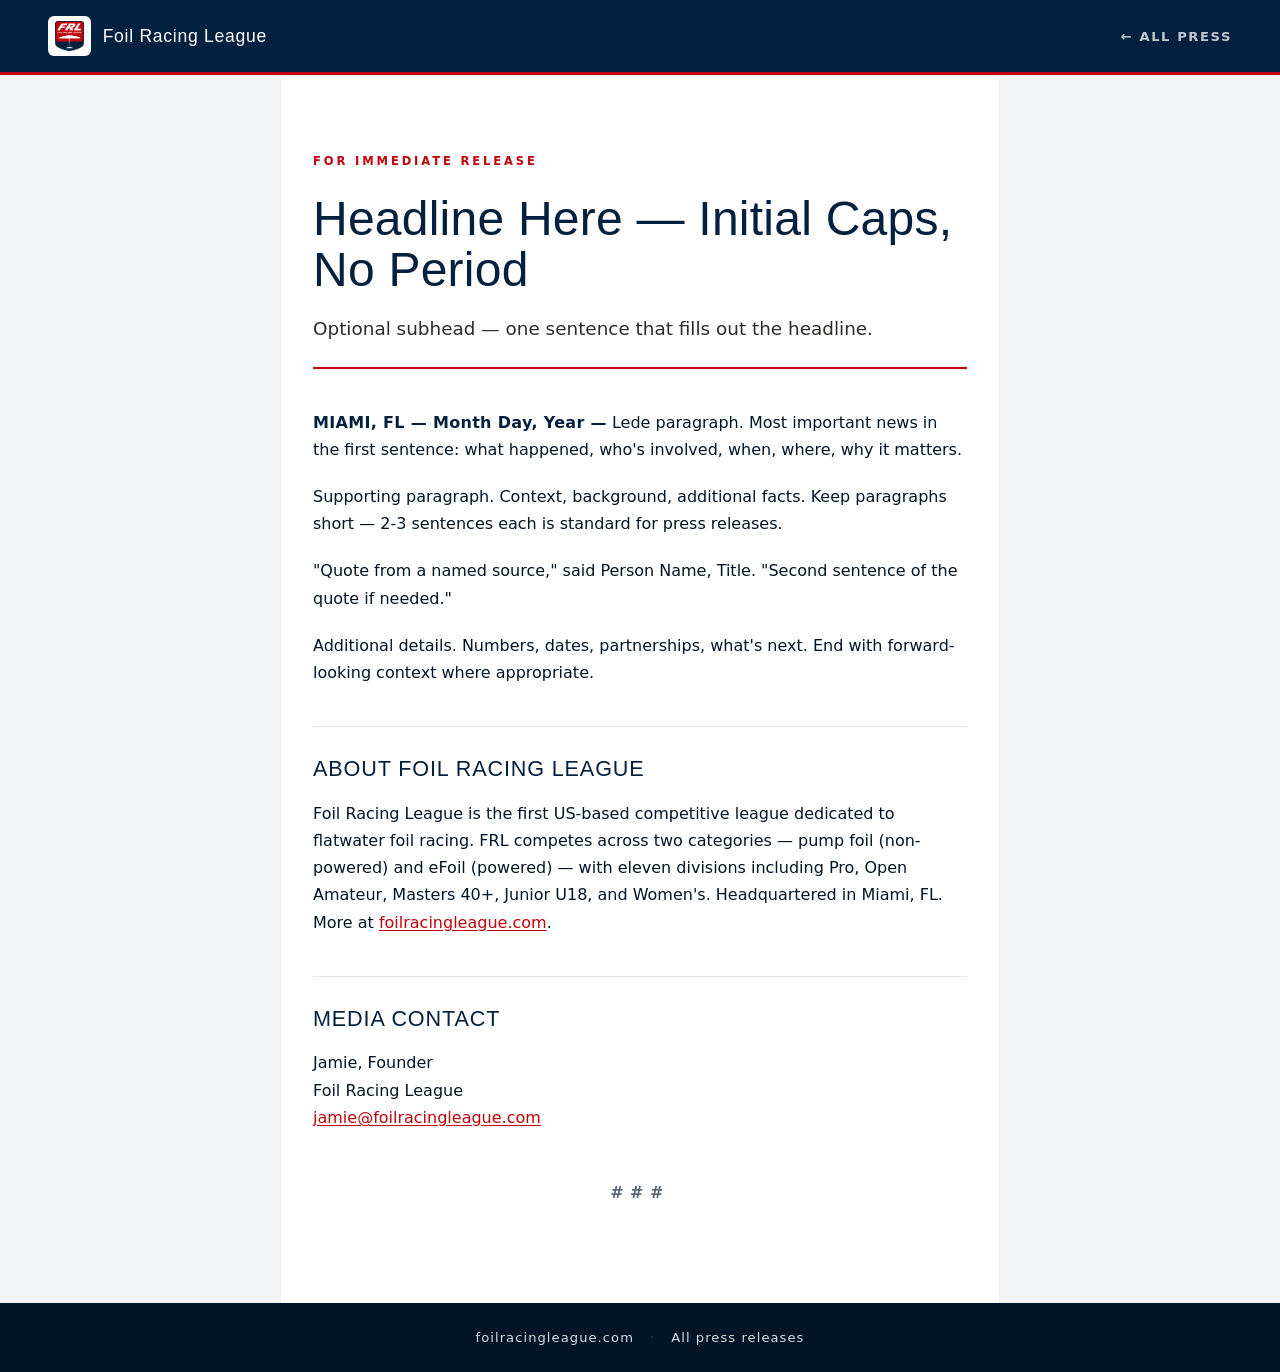
<file: press/_template.html>
<!DOCTYPE html>
<html lang="en">
<head>
<meta charset="UTF-8">
<meta name="viewport" content="width=device-width, initial-scale=1.0">
<title>HEADLINE HERE — Foil Racing League</title>
<meta name="description" content="SHORT SUMMARY HERE — 1-2 sentence excerpt used by social media and search engines.">
<link rel="stylesheet" href="../styles.css">
<link rel="stylesheet" href="press.css">
</head>
<body>

<header class="press-nav">
  <a href="../index.html" class="press-nav__logo">
    <img src="../assets/frl-logo.png" alt="FRL" class="press-nav__badge">
    <span>Foil Racing League</span>
  </a>
  <a href="../index.html#press" class="press-nav__back">← All press</a>
</header>

<article class="release">

  <div class="release__tag">FOR IMMEDIATE RELEASE</div>

  <h1 class="release__headline">
    Headline Here — Initial Caps, No Period
  </h1>

  <p class="release__subhead">
    Optional subhead — one sentence that fills out the headline.
  </p>

  <div class="release__body">

    <p><span class="release__dateline">MIAMI, FL — Month Day, Year —</span> Lede paragraph. Most important news in the first sentence: what happened, who's involved, when, where, why it matters.</p>

    <p>Supporting paragraph. Context, background, additional facts. Keep paragraphs short — 2-3 sentences each is standard for press releases.</p>

    <p>"Quote from a named source," said Person Name, Title. "Second sentence of the quote if needed."</p>

    <p>Additional details. Numbers, dates, partnerships, what's next. End with forward-looking context where appropriate.</p>

    <h2 class="release__subheadline">About Foil Racing League</h2>

    <p>Foil Racing League is the first US-based competitive league dedicated to flatwater foil racing. FRL competes across two categories — pump foil (non-powered) and eFoil (powered) — with eleven divisions including Pro, Open Amateur, Masters 40+, Junior U18, and Women's. Headquartered in Miami, FL. More at <a href="https://foilracingleague.com">foilracingleague.com</a>.</p>

    <h2 class="release__subheadline">Media Contact</h2>

    <p>
      Jamie, Founder<br>
      Foil Racing League<br>
      <a href="mailto:jamie@foilracingleague.com">jamie@foilracingleague.com</a>
    </p>

    <p class="release__end">###</p>

  </div>

</article>

<footer class="press-footer">
  <a href="../index.html">foilracingleague.com</a>
  <span>·</span>
  <a href="../index.html#press">All press releases</a>
</footer>

</body>
</html>
</file>
<file: styles.css>
/* ============================================================
   FRL — FOIL RACING LEAGUE
   Athletic American sports league aesthetic.
   Big display type, sharp color blocking, generous whitespace.
   ============================================================ */

:root {
  --navy: #03203E;
  --navy-deep: #021527;
  --navy-soft: #0a3057;
  --red: #C2030B;
  --red-bright: #E01018;
  --white: #FFFFFF;
  --off-white: #F2F3F5;
  --light: #E8EAED;
  --slate: #5A6472;
  --slate-dark: #2C2C2A;
  --black: #060A12;

  --font-display: 'Bebas Neue', 'Arial Black', sans-serif;
  --font-body: 'Manrope', system-ui, -apple-system, sans-serif;

  --container: 1200px;
  --section-pad: clamp(4rem, 9vw, 8rem);
  --gutter: clamp(1.25rem, 4vw, 3rem);
  --radius: 4px;
}

/* ============================================================
   RESET / BASE
   ============================================================ */

*, *::before, *::after { box-sizing: border-box; }
html { scroll-behavior: smooth; -webkit-text-size-adjust: 100%; }
body {
  margin: 0;
  font-family: var(--font-body);
  font-size: 17px;
  line-height: 1.6;
  color: var(--navy);
  background: var(--white);
  font-weight: 400;
  -webkit-font-smoothing: antialiased;
  -moz-osx-font-smoothing: grayscale;
  text-rendering: optimizeLegibility;
}

img { max-width: 100%; height: auto; display: block; }
a { color: inherit; text-decoration: none; }
button { font: inherit; cursor: pointer; border: none; background: none; }
ul { list-style: none; padding: 0; margin: 0; }
h1, h2, h3, h4, p { margin: 0; }

::selection { background: var(--red); color: var(--white); }

/* ============================================================
   NAV
   ============================================================ */

.nav {
  position: fixed;
  top: 0; left: 0; right: 0;
  z-index: 50;
  display: flex;
  align-items: center;
  justify-content: space-between;
  padding: 0.85rem var(--gutter);
  background: rgba(255, 255, 255, 0.94);
  backdrop-filter: blur(12px);
  -webkit-backdrop-filter: blur(12px);
  border-bottom: 3px solid var(--red);
  transition: box-shadow 0.3s ease, padding 0.3s ease;
}
.nav.scrolled { padding: 0.6rem var(--gutter); background: rgba(255, 255, 255, 0.98); box-shadow: 0 4px 20px rgba(3, 32, 62, 0.1); }
.nav__brand { display: flex; align-items: center; gap: 0.75rem; }
.nav__logo { height: 46px; width: auto; }
.nav__name {
  font-family: var(--font-display);
  font-size: 1.3rem;
  letter-spacing: 0.06em;
  color: var(--navy);
  font-weight: 400;
}
.nav__links { display: flex; gap: 2rem; }
.nav__links a {
  color: var(--navy);
  font-size: 0.85rem;
  font-weight: 700;
  letter-spacing: 0.08em;
  text-transform: uppercase;
  position: relative;
  padding: 0.5rem 0;
  transition: color 0.2s;
}
.nav__links a::after {
  content: '';
  position: absolute;
  bottom: 0;
  left: 0;
  width: 0;
  height: 2px;
  background: var(--red);
  transition: width 0.25s ease;
}
.nav__links a:hover { color: var(--red); }
.nav__links a:hover::after { width: 100%; }
.nav__cta {
  background: var(--red);
  color: var(--white);
  padding: 0.65rem 1.25rem;
  font-size: 0.8rem;
  font-weight: 700;
  letter-spacing: 0.08em;
  text-transform: uppercase;
  border-radius: var(--radius);
  transition: transform 0.2s ease, background 0.2s ease;
}
.nav__cta:hover { background: var(--red-bright); transform: translateY(-1px); }
.nav__menu-btn { display: none; }

@media (max-width: 880px) {
  .nav__links { display: none; }
  .nav__cta { display: none; }
  .nav__menu-btn {
    display: flex; flex-direction: column; gap: 5px;
    width: 32px; height: 32px;
    align-items: center; justify-content: center;
  }
  .nav__menu-btn span {
    display: block;
    width: 24px; height: 2px;
    background: var(--navy);
    transition: transform 0.25s, opacity 0.25s;
  }
  .nav.menu-open .nav__menu-btn span:nth-child(1) { transform: translateY(7px) rotate(45deg); }
  .nav.menu-open .nav__menu-btn span:nth-child(2) { opacity: 0; }
  .nav.menu-open .nav__menu-btn span:nth-child(3) { transform: translateY(-7px) rotate(-45deg); }
  .nav.menu-open .nav__links {
    display: flex;
    position: absolute;
    top: 100%; left: 0; right: 0;
    flex-direction: column;
    gap: 0;
    background: rgba(255, 255, 255, 0.98);
    padding: 1rem 0;
    border-bottom: 3px solid var(--red);
    box-shadow: 0 12px 24px rgba(3, 32, 62, 0.12);
  }
  .nav.menu-open .nav__links a {
    padding: 1rem var(--gutter);
    font-size: 1.05rem;
    border-bottom: 1px solid rgba(3, 32, 62, 0.08);
  }
  .nav.menu-open .nav__cta {
    display: block;
    margin: 1rem var(--gutter);
    text-align: center;
  }
}

/* ============================================================
   HERO
   ============================================================ */

.hero {
  position: relative;
  min-height: 100vh;
  background: var(--off-white);
  color: var(--navy);
  display: flex;
  align-items: stretch;
  overflow: hidden;
  padding: 0;
}
.hero__inner {
  position: relative;
  width: 100%;
  max-width: none;
  margin: 0;
  display: grid;
  grid-template-columns: 1.15fr 1fr;
  gap: 0;
  align-items: center;
}
.hero__copy {
  padding: 8rem clamp(2rem, 6vw, 6rem) 5rem;
  max-width: 760px;
  margin-left: auto;
  width: 100%;
  box-sizing: border-box;
}
.hero__panel {
  position: relative;
  align-self: stretch;
  background: var(--red);
  display: flex;
  align-items: center;
  justify-content: center;
  clip-path: polygon(14% 0, 100% 0, 100% 100%, 0% 100%);
  overflow: hidden;
}
.hero__panel::before {
  content: '';
  position: absolute;
  inset: 0;
  background: linear-gradient(135deg, rgba(255,255,255,0.10) 0%, rgba(0,0,0,0.12) 100%);
  pointer-events: none;
}
.hero__badge {
  width: min(62%, 360px);
  position: relative;
  z-index: 2;
  filter: drop-shadow(0 18px 44px rgba(0,0,0,0.32));
  animation: badge-in 1.2s cubic-bezier(0.2, 0.7, 0.3, 1) both;
}
.kicker {
  font-family: var(--font-body);
  font-size: 0.78rem;
  font-weight: 700;
  letter-spacing: 0.25em;
  color: var(--red);
  margin-bottom: 1.5rem;
  text-transform: uppercase;
  animation: fade-up 0.9s 0.2s both;
}
.kicker--red { color: var(--red); }
.hero__title {
  font-family: var(--font-display);
  font-size: clamp(3.5rem, 9vw, 8rem);
  line-height: 0.85;
  letter-spacing: -0.01em;
  margin-bottom: 2rem;
  font-weight: 400;
  color: var(--navy);
  animation: fade-up 0.9s 0.4s both;
}
.hero__tagline {
  font-size: clamp(1.1rem, 1.8vw, 1.5rem);
  font-weight: 500;
  color: var(--slate-dark);
  margin-bottom: 2.5rem;
  max-width: 480px;
  animation: fade-up 0.9s 0.6s both;
}
.hero__cta-row {
  display: flex;
  gap: 1rem;
  flex-wrap: wrap;
  animation: fade-up 0.9s 0.8s both;
}

.btn {
  display: inline-flex;
  align-items: center;
  justify-content: center;
  padding: 1rem 1.75rem;
  font-size: 0.85rem;
  font-weight: 700;
  letter-spacing: 0.12em;
  text-transform: uppercase;
  border-radius: var(--radius);
  transition: transform 0.2s ease, background 0.2s, color 0.2s, border-color 0.2s;
  border: 2px solid transparent;
}
.btn--primary { background: var(--red); color: var(--white); }
.btn--primary:hover { background: var(--red-bright); transform: translateY(-2px); box-shadow: 0 8px 18px rgba(224, 16, 24, 0.35); }
.btn--ghost { color: var(--white); border-color: rgba(255, 255, 255, 0.4); }
.btn--ghost:hover { background: var(--white); color: var(--navy); border-color: var(--white); }
.btn--ghost-navy { color: var(--navy); border-color: var(--navy); }
.btn--ghost-navy:hover { background: var(--navy); color: var(--white); border-color: var(--navy); }
.btn--large { padding: 1.15rem 2rem; font-size: 0.9rem; }

.scroll-cue {
  position: absolute;
  bottom: 2rem;
  left: clamp(2rem, 6vw, 6rem);
  transform: none;
  display: flex;
  flex-direction: column;
  align-items: center;
  gap: 0.5rem;
  font-size: 0.7rem;
  letter-spacing: 0.4em;
  color: var(--slate);
  font-weight: 700;
  animation: fade-up 1s 1s both;
}
.scroll-cue__line {
  width: 1px;
  height: 60px;
  background: linear-gradient(to bottom, rgba(90,100,114,0), rgba(90,100,114,0.7));
  animation: scroll-line 1.8s ease-in-out infinite;
  transform-origin: top;
}

@keyframes badge-in {
  from { opacity: 0; transform: scale(0.85) rotate(-2deg); }
  to { opacity: 1; transform: scale(1) rotate(0); }
}
@keyframes fade-up {
  from { opacity: 0; transform: translateY(20px); }
  to { opacity: 1; transform: translateY(0); }
}
@keyframes scroll-line {
  0%, 100% { transform: scaleY(0.3); opacity: 0.3; }
  50% { transform: scaleY(1); opacity: 1; }
}

@media (max-width: 880px) {
  .hero { min-height: auto; }
  .hero__inner { grid-template-columns: 1fr; }
  .hero__copy { padding: 7rem var(--gutter) 3rem; max-width: none; margin-left: 0; order: 1; }
  .hero__panel { clip-path: none; min-height: 280px; order: 2; padding: 3rem 0; }
  .hero__badge { width: min(55%, 240px); }
  .hero__title { font-size: clamp(3.5rem, 18vw, 6rem); }
  .scroll-cue { display: none; }
}

/* ============================================================
   SECTIONS
   ============================================================ */

.section {
  padding: var(--section-pad) var(--gutter);
  position: relative;
}
.section--light { background: var(--white); color: var(--navy); }
.section--dark { background: var(--navy-deep); color: var(--white); }
.section--no-top { padding-top: 0; }
.section__container { max-width: var(--container); margin: 0 auto; }
.section__head {
  display: flex;
  align-items: baseline;
  gap: 1.25rem;
  margin-bottom: 1.5rem;
  padding-bottom: 1.25rem;
  border-bottom: 1px solid currentColor;
  border-bottom-color: rgba(3, 32, 62, 0.1);
}
.section--dark .section__head { border-bottom-color: rgba(255, 255, 255, 0.1); }
.section__num {
  font-family: var(--font-display);
  font-size: 1.4rem;
  color: var(--red);
  letter-spacing: 0.05em;
}
.section__label {
  font-size: 0.78rem;
  font-weight: 700;
  letter-spacing: 0.25em;
  text-transform: uppercase;
}

.section__title {
  font-family: var(--font-display);
  font-size: clamp(2.5rem, 6vw, 4.75rem);
  line-height: 0.95;
  letter-spacing: -0.005em;
  font-weight: 400;
  margin-bottom: 1.5rem;
  max-width: 16ch;
}
.accent { color: var(--red); }
.section--dark .accent--red { color: var(--red-bright); }

.section__lede {
  font-size: clamp(1.05rem, 1.4vw, 1.2rem);
  line-height: 1.55;
  max-width: 60ch;
  margin-bottom: 4rem;
  color: var(--slate-dark);
  font-weight: 500;
}
.section--dark .section__lede { color: rgba(255, 255, 255, 0.75); }

/* ============================================================
   STATS
   ============================================================ */

.stats {
  display: grid;
  grid-template-columns: repeat(3, 1fr);
  gap: 1.5rem;
  margin-top: 2rem;
}
.stat {
  background: var(--off-white);
  padding: 2.25rem 2rem 2rem;
  border-left: 4px solid var(--red);
  border-radius: 0 var(--radius) var(--radius) 0;
  transition: transform 0.3s ease, box-shadow 0.3s ease;
}
.stat:hover { transform: translateY(-3px); box-shadow: 0 12px 32px rgba(3, 32, 62, 0.12); }
.stats--dark .stat {
  background: rgba(255, 255, 255, 0.04);
  border-left-color: var(--red-bright);
}
.stats--dark .stat:hover { background: rgba(255, 255, 255, 0.07); }
.stat__num {
  font-family: var(--font-display);
  font-size: clamp(3.5rem, 6vw, 5rem);
  line-height: 1;
  letter-spacing: -0.005em;
  margin-bottom: 1rem;
  color: var(--navy);
}
.stats--dark .stat__num { color: var(--white); }
.stat__caption {
  font-size: 0.95rem;
  line-height: 1.55;
  color: var(--slate-dark);
}
.stats--dark .stat__caption { color: rgba(255, 255, 255, 0.78); }
.stat strong { color: var(--navy); font-weight: 700; }
.stats--dark .stat strong { color: var(--white); }

@media (max-width: 880px) {
  .stats { grid-template-columns: 1fr; gap: 1rem; }
}

/* ============================================================
   FORMAT
   ============================================================ */

.format-grid {
  display: grid;
  grid-template-columns: 1fr 1fr;
  gap: 1.5rem;
  margin-top: 3rem;
}
.format-card {
  background: var(--off-white);
  border-radius: var(--radius);
  overflow: hidden;
  transition: transform 0.3s ease, box-shadow 0.3s ease;
}
.format-card:hover { transform: translateY(-4px); box-shadow: 0 16px 40px rgba(3, 32, 62, 0.15); }
.format-card__top {
  padding: 1.5rem 2rem 1.25rem;
  color: var(--white);
}
.format-card--navy .format-card__top { background: var(--navy); }
.format-card--red .format-card__top { background: var(--red); }
.format-card__head {
  font-family: var(--font-display);
  font-size: 1.85rem;
  letter-spacing: 0.06em;
}
.format-card__sub {
  font-size: 0.9rem;
  font-style: italic;
  opacity: 0.85;
  margin-top: 0.25rem;
}
.format-card__list {
  padding: 2rem;
  display: flex;
  flex-direction: column;
  gap: 1.1rem;
}
.format-card__list li {
  position: relative;
  padding-left: 1.4rem;
  font-size: 0.98rem;
  line-height: 1.5;
}
.format-card__list li::before {
  content: '';
  position: absolute;
  left: 0; top: 0.55rem;
  width: 8px; height: 8px;
  background: var(--red);
  border-radius: 50%;
}
.format-card__list strong { font-weight: 700; }

@media (max-width: 880px) {
  .format-grid { grid-template-columns: 1fr; }
}

/* ----- 1v1 format detail: course diagram + caption ----- */
.format-detail {
  display: grid;
  grid-template-columns: 1.6fr 1fr;
  gap: 2.5rem;
  align-items: center;
  margin-top: 3.5rem;
  padding: 2rem;
  background: var(--light);
  border-radius: var(--radius);
}
.format-detail__diagram {
  width: 100%;
}
.format-detail__diagram object,
.format-detail__diagram img {
  width: 100%;
  height: auto;
  display: block;
}
.format-detail__caption {
  display: flex;
  flex-direction: column;
  gap: 0.85rem;
}
.format-detail__tag {
  display: inline-block;
  align-self: flex-start;
  background: var(--red);
  color: #fff;
  font-size: 0.72rem;
  font-weight: 800;
  letter-spacing: 1.5px;
  padding: 0.4rem 0.85rem;
  border-radius: 3px;
}
.format-detail__title {
  font-family: 'Bebas Neue', Impact, sans-serif;
  font-size: 1.9rem;
  letter-spacing: 0.5px;
  line-height: 1.05;
  color: var(--navy);
  margin: 0;
}
.format-detail__caption p {
  font-size: 0.97rem;
  line-height: 1.55;
  color: var(--navy);
  margin: 0;
}
.format-detail__tagline {
  color: var(--slate) !important;
  font-size: 0.92rem !important;
  border-left: 3px solid var(--red);
  padding-left: 0.85rem;
  margin-top: 0.25rem !important;
}
@media (max-width: 880px) {
  .format-detail {
    grid-template-columns: 1fr;
    gap: 1.5rem;
    padding: 1.5rem;
  }
}

/* ============================================================
   MECHANISMS (WEEKEND DESIGN)
   ============================================================ */

.mechanisms {
  display: flex;
  flex-direction: column;
  gap: 0;
  margin-top: 3rem;
}
.mech {
  display: grid;
  grid-template-columns: 140px 1fr;
  gap: 2rem;
  padding: 2rem 0;
  border-bottom: 1px solid rgba(3, 32, 62, 0.08);
  align-items: start;
}
.mech:last-child { border-bottom: none; }
.mech__num {
  font-family: var(--font-display);
  font-size: clamp(3.5rem, 6vw, 5rem);
  color: var(--red);
  line-height: 0.85;
}
.mech__title {
  font-family: var(--font-display);
  font-size: 1.85rem;
  font-weight: 400;
  margin-bottom: 0.6rem;
  letter-spacing: 0.005em;
  color: var(--navy);
}
.mech__body p {
  color: var(--slate-dark);
  line-height: 1.6;
  font-size: 1.02rem;
  max-width: 60ch;
}

@media (max-width: 700px) {
  .mech { grid-template-columns: 1fr; gap: 0.5rem; }
  .mech__num { font-size: 3rem; }
}

/* ============================================================
   TOUR
   ============================================================ */

.tour-grid {
  display: grid;
  grid-template-columns: repeat(4, 1fr);
  gap: 1rem;
  margin-top: 2rem;
}
.lake {
  background: var(--off-white);
  padding: 1.5rem 1.25rem 1.5rem;
  border-radius: var(--radius);
  position: relative;
  border-top: 3px solid var(--red);
  transition: transform 0.3s ease, box-shadow 0.3s ease;
}
.lake:hover { transform: translateY(-4px); box-shadow: 0 12px 28px rgba(3, 32, 62, 0.12); }
.lake__num {
  font-family: var(--font-display);
  font-size: 1.4rem;
  color: var(--red);
  display: inline-block;
  margin-right: 0.5rem;
}
.lake__date {
  display: inline-block;
  font-size: 0.7rem;
  font-weight: 700;
  letter-spacing: 0.18em;
  color: var(--slate);
  text-transform: uppercase;
}
.lake__name {
  font-family: var(--font-display);
  font-size: 1.6rem;
  margin-top: 1rem;
  color: var(--navy);
}
.lake__loc {
  font-size: 0.9rem;
  color: var(--slate);
  margin-top: 0.15rem;
}
.lake__note {
  margin-top: 1rem;
  font-size: 0.8rem;
  font-style: italic;
  color: var(--red-bright);
  font-weight: 600;
}
.lake--hero {
  background: var(--red);
  border-top-color: var(--white);
  grid-row: span 1;
}
.lake--hero:hover { background: var(--red-bright); }
.lake--hero .lake__num,
.lake--hero .lake__date,
.lake--hero .lake__loc,
.lake--hero .lake__note { color: var(--white); }
.lake--hero .lake__date { opacity: 0.85; }
.lake--hero .lake__note { font-style: normal; font-weight: 800; letter-spacing: 0.1em; }

@media (max-width: 1000px) { .tour-grid { grid-template-columns: repeat(2, 1fr); } }
@media (max-width: 500px) { .tour-grid { grid-template-columns: 1fr; } }

/* ============================================================
   FOUNDING MEMBERS
   ============================================================ */

.members-grid {
  display: grid;
  grid-template-columns: repeat(3, 1fr);
  gap: 1.25rem;
  margin-top: 3rem;
}
.member-card {
  background: var(--off-white);
  border-radius: var(--radius);
  padding: 2rem 1.75rem;
  border-top: 4px solid var(--slate);
  display: flex;
  flex-direction: column;
  gap: 1rem;
  transition: transform 0.3s ease, box-shadow 0.3s ease;
  position: relative;
}
.member-card:hover {
  transform: translateY(-4px);
  box-shadow: 0 14px 32px rgba(3, 32, 62, 0.12);
}
.member-card__status {
  font-size: 0.7rem;
  font-weight: 800;
  letter-spacing: 0.2em;
  color: var(--slate);
  text-transform: uppercase;
  display: flex;
  align-items: center;
  gap: 0.5rem;
}
.member-card__status--open {
  color: var(--slate);
  opacity: 0.65;
}
.member-card__dot {
  display: inline-block;
  width: 8px;
  height: 8px;
  border-radius: 50%;
  background: var(--red);
  box-shadow: 0 0 0 4px rgba(194, 3, 11, 0.18);
  animation: member-pulse 2.2s ease-in-out infinite;
}
@keyframes member-pulse {
  0%, 100% { box-shadow: 0 0 0 4px rgba(194, 3, 11, 0.18); }
  50%      { box-shadow: 0 0 0 8px rgba(194, 3, 11, 0.06); }
}
.member-card__brand {
  font-family: var(--font-display);
  font-size: 2rem;
  letter-spacing: 0.01em;
  color: var(--navy);
  line-height: 1;
}
.member-card__note {
  font-size: 0.93rem;
  line-height: 1.55;
  color: var(--slate-dark);
  margin: 0;
  flex: 1;
}

.member-card--signed {
  background: var(--white);
  border-top-color: var(--red);
  box-shadow: 0 8px 22px rgba(3, 32, 62, 0.08);
}
.member-card--signed .member-card__status {
  color: var(--red);
}
.member-card--signed .member-card__brand {
  color: var(--navy);
}

.members__strap {
  margin-top: 3rem;
  padding: 1.75rem 2rem;
  text-align: center;
  font-size: clamp(0.95rem, 1.4vw, 1.1rem);
  font-weight: 600;
  color: var(--navy);
  border-top: 2px solid var(--red);
  border-bottom: 2px solid var(--red);
  background: var(--off-white);
  line-height: 1.55;
}
.members__strap strong { font-weight: 800; color: var(--red); }

@media (max-width: 900px) { .members-grid { grid-template-columns: 1fr; } }

/* ============================================================
   DIVISIONS
   ============================================================ */

.divisions {
  display: grid;
  grid-template-columns: repeat(3, 1fr);
  gap: 1.5rem;
  margin-top: 3rem;
}
.divisions--two {
  grid-template-columns: repeat(2, 1fr);
  max-width: 900px;
  margin-left: auto;
  margin-right: auto;
  gap: 2rem;
}
.division-col {
  background: var(--off-white);
  border-radius: var(--radius);
  overflow: hidden;
}
.division-col__head {
  font-family: var(--font-display);
  font-size: 1.4rem;
  color: var(--white);
  padding: 1rem 1.5rem;
  letter-spacing: 0.08em;
}
.division-col__head--navy { background: var(--navy); }
.division-col__head--red { background: var(--red); }
.division-col__list {
  padding: 1.25rem 1.5rem;
}
.division-col__list li {
  padding: 0.7rem 0;
  border-bottom: 1px solid rgba(3, 32, 62, 0.06);
  font-size: 0.98rem;
  font-weight: 500;
  position: relative;
  padding-left: 1.25rem;
}
.division-col__list li:last-child { border-bottom: none; }
.division-col__list li::before {
  content: '';
  position: absolute;
  left: 0; top: 50%;
  transform: translateY(-50%);
  width: 6px; height: 6px;
  background: var(--red);
}
.divisions__footer {
  margin-top: 1.25rem;
  font-size: 0.95rem;
  color: var(--slate);
  text-align: center;
}

/* ----- Pro purse callout ----- */
.divisions-footer {
  margin-top: 2.75rem;
}
.purse-callout {
  display: flex;
  align-items: center;
  gap: 1.75rem;
  background: var(--navy-deep, #021527);
  color: #fff;
  padding: 1.25rem 1.75rem;
  border-radius: var(--radius);
  border-left: 6px solid var(--red);
  max-width: 760px;
  margin: 0 auto;
}
.purse-callout__amount {
  font-family: 'Bebas Neue', Impact, sans-serif;
  font-size: 3.2rem;
  line-height: 1;
  color: var(--red-bright, #E83A56);
  letter-spacing: 1px;
  flex-shrink: 0;
}
.purse-callout__label {
  display: flex;
  flex-direction: column;
  gap: 0.3rem;
}
.purse-callout__label strong {
  font-family: 'Bebas Neue', Impact, sans-serif;
  font-size: 1.5rem;
  letter-spacing: 0.8px;
  color: #fff;
  font-weight: normal;
}
.purse-callout__label span {
  font-size: 0.88rem;
  color: rgba(255, 255, 255, 0.7);
  font-style: italic;
  line-height: 1.4;
}
@media (max-width: 600px) {
  .purse-callout {
    flex-direction: column;
    text-align: center;
    align-items: center;
    gap: 0.75rem;
  }
}

@media (max-width: 880px) {
  .divisions { grid-template-columns: 1fr; }
  .divisions--two { grid-template-columns: 1fr; gap: 1rem; }
}

/* ============================================================
   QUALIFICATION
   ============================================================ */

.qual-grid {
  display: grid;
  grid-template-columns: repeat(4, 1fr);
  gap: 1rem;
  margin-top: 3rem;
}
.qual-card {
  background: rgba(255, 255, 255, 0.04);
  padding: 1.75rem 1.4rem 1.75rem;
  border-radius: var(--radius);
  border-top: 3px solid var(--red-bright);
  transition: transform 0.3s ease, background 0.3s ease;
  display: flex;
  flex-direction: column;
}
.qual-card:hover {
  transform: translateY(-4px);
  background: rgba(255, 255, 255, 0.07);
}
.qual-card__tag {
  font-size: 0.7rem;
  font-weight: 800;
  letter-spacing: 0.22em;
  color: var(--red-bright);
  margin-bottom: 1.1rem;
  text-transform: uppercase;
  line-height: 1.2;
}
.qual-card__title {
  font-family: var(--font-display);
  font-size: 1.6rem;
  font-weight: 400;
  margin: 0 0 1rem;
  letter-spacing: 0.005em;
  color: var(--white);
}
.qual-card p {
  font-size: 0.9rem;
  line-height: 1.55;
  color: rgba(255, 255, 255, 0.75);
  margin: 0;
}
.qual__strap {
  margin-top: 3rem;
  padding: 1.5rem 2rem;
  text-align: center;
  font-size: clamp(0.95rem, 1.3vw, 1.05rem);
  font-weight: 600;
  color: var(--white);
  border-top: 2px solid var(--red-bright);
  border-bottom: 2px solid var(--red-bright);
  background: rgba(255, 255, 255, 0.03);
  line-height: 1.55;
  letter-spacing: 0.01em;
}
.qual__strap strong { font-weight: 800; color: var(--red-bright); }

@media (max-width: 1000px) {
  .qual-grid { grid-template-columns: 1fr 1fr; }
}
@media (max-width: 600px) {
  .qual-grid { grid-template-columns: 1fr; }
}

/* ============================================================
   BUILD PATH
   ============================================================ */

.build-grid {
  display: grid;
  grid-template-columns: repeat(4, 1fr);
  gap: 1.25rem;
  margin-top: 3rem;
}
.build-card {
  background: var(--off-white);
  padding: 2rem 1.5rem;
  border-radius: var(--radius);
  border-top: 4px solid var(--red);
  transition: transform 0.3s ease, box-shadow 0.3s ease;
}
.build-card:hover { transform: translateY(-4px); box-shadow: 0 14px 32px rgba(3, 32, 62, 0.14); }
.build-card__year {
  font-size: 0.75rem;
  font-weight: 800;
  letter-spacing: 0.2em;
  color: var(--red);
  margin-bottom: 1rem;
  display: inline-flex;
  align-items: center;
  gap: 0.5rem;
}
.build-card h3 {
  font-family: var(--font-display);
  font-size: 1.85rem;
  font-weight: 400;
  margin-bottom: 1rem;
  letter-spacing: 0.005em;
  color: var(--navy);
}
.build-card p {
  font-size: 0.93rem;
  line-height: 1.55;
  color: var(--slate-dark);
}

.build-card--hero {
  background: var(--navy);
  border-top-color: var(--white);
  position: relative;
}
.build-card--hero .build-card__year { color: var(--red-bright); }
.build-card--hero h3 {
  color: var(--white);
}
.build-card--hero p { color: rgba(255, 255, 255, 0.78); }
.build-card--hero p strong { color: var(--white); font-weight: 800; }
.build-card--hero:hover {
  background: #0a3057;
  box-shadow: 0 14px 32px rgba(3, 32, 62, 0.32);
}
.build__groundwork {
  margin-top: 2rem;
  padding: 1.5rem 2rem;
  font-size: clamp(0.95rem, 1.4vw, 1.05rem);
  line-height: 1.55;
  color: var(--navy);
  background: var(--off-white);
  border-left: 4px solid var(--red);
  border-radius: var(--radius);
}
.build__groundwork strong { color: var(--red); font-weight: 800; letter-spacing: 0.04em; }

@media (max-width: 880px) {
  .build-grid { grid-template-columns: 1fr 1fr; }
}
@media (max-width: 500px) {
  .build-grid { grid-template-columns: 1fr; }
}

/* ============================================================
   PRESS
   ============================================================ */

.press-grid {
  display: grid;
  grid-template-columns: repeat(3, 1fr);
  gap: 1.25rem;
  margin-top: 3rem;
}
.press-card {
  background: var(--off-white);
  border: 1px solid rgba(3, 32, 62, 0.08);
  border-radius: var(--radius);
  padding: 1.75rem 1.6rem 1.5rem;
  display: flex;
  flex-direction: column;
  gap: 0.9rem;
  transition: transform 0.3s ease, box-shadow 0.3s ease, border-color 0.3s ease;
}
.press-card:hover {
  transform: translateY(-4px);
  box-shadow: 0 12px 28px rgba(3, 32, 62, 0.1);
  border-color: rgba(194, 3, 11, 0.4);
}
.press-card__dateline {
  font-size: 0.7rem;
  font-weight: 800;
  letter-spacing: 0.22em;
  color: var(--red);
  text-transform: uppercase;
}
.press-card__title {
  font-family: var(--font-display);
  font-size: 1.5rem;
  font-weight: 400;
  letter-spacing: 0.01em;
  color: var(--navy);
  line-height: 1.15;
  margin: 0;
}
.press-card__excerpt {
  font-size: 0.93rem;
  line-height: 1.55;
  color: var(--slate-dark);
  margin: 0;
  flex: 1;
}
.press-card__link {
  font-size: 0.82rem;
  font-weight: 800;
  letter-spacing: 0.15em;
  color: var(--red);
  text-transform: uppercase;
  text-decoration: none;
  padding-top: 0.5rem;
  border-top: 1px solid rgba(3, 32, 62, 0.1);
  transition: color 0.2s ease;
}
.press-card__link:hover { color: var(--navy); }

.press-inquiries {
  color: var(--red-bright);
  text-decoration: none;
  font-weight: 700;
  border-bottom: 1px solid rgba(194, 3, 11, 0.4);
  transition: border-color 0.2s ease;
}
.press-inquiries:hover { border-color: var(--red-bright); }

@media (max-width: 1000px) { .press-grid { grid-template-columns: 1fr 1fr; } }
@media (max-width: 600px)  { .press-grid { grid-template-columns: 1fr; } }

/* ============================================================
   CONTACT / CTA
   ============================================================ */

.contact {
  background: var(--navy-deep);
  color: var(--white);
  padding: var(--section-pad) var(--gutter);
  position: relative;
  overflow: hidden;
}
.contact::before {
  content: '';
  position: absolute;
  inset: 0;
  background: linear-gradient(135deg, var(--navy-deep) 0%, var(--navy) 60%, var(--navy-deep) 100%);
  opacity: 0.7;
  z-index: 0;
}
.contact__inner {
  position: relative;
  z-index: 1;
  max-width: var(--container);
  margin: 0 auto;
  display: grid;
  grid-template-columns: 1fr 1.2fr;
  gap: clamp(2rem, 6vw, 5rem);
  align-items: center;
}
.contact__title {
  font-family: var(--font-display);
  font-size: clamp(3rem, 7vw, 5.5rem);
  line-height: 0.9;
  margin-top: 1.5rem;
  margin-bottom: 2.5rem;
  font-weight: 400;
}
.contact__badge {
  width: min(50%, 180px);
  background: var(--white);
  padding: 18px 22px;
  border-radius: 12px;
  box-sizing: content-box;
  box-shadow: 0 20px 40px rgba(0,0,0,0.3);
}
.contact__sub {
  font-family: var(--font-display);
  font-size: clamp(1.5rem, 2.5vw, 2.1rem);
  font-weight: 400;
  line-height: 1.15;
  margin-bottom: 1.5rem;
  letter-spacing: 0.005em;
}
.contact__body {
  font-size: 1.05rem;
  line-height: 1.6;
  color: rgba(255, 255, 255, 0.8);
  margin-bottom: 2rem;
  max-width: 50ch;
}
.contact__body strong { color: var(--white); font-weight: 700; }
.contact__details {
  display: flex;
  align-items: center;
  gap: 0.75rem;
  font-size: 0.95rem;
  margin-bottom: 2rem;
  flex-wrap: wrap;
}
.contact__email, .contact__site {
  color: var(--white);
  border-bottom: 1px solid var(--red-bright);
  padding-bottom: 2px;
  transition: color 0.2s ease;
}
.contact__email:hover, .contact__site:hover { color: var(--red-bright); }
.contact__sep { color: rgba(255, 255, 255, 0.4); }
.contact__cta-row {
  display: flex;
  gap: 0.85rem;
  flex-wrap: wrap;
}

@media (max-width: 880px) {
  .contact__inner { grid-template-columns: 1fr; }
  .contact__badge { width: 130px; }
}

/* ============================================================
   FOOTER
   ============================================================ */

.footer {
  background: var(--black);
  color: rgba(255, 255, 255, 0.7);
  padding: 4rem var(--gutter) 2rem;
}
.footer__inner {
  max-width: var(--container);
  margin: 0 auto;
  display: grid;
  grid-template-columns: 80px 1.5fr 1fr 1fr;
  gap: 3rem;
  align-items: start;
}
.footer__logo { width: 52px; background: var(--white); padding: 8px 10px; border-radius: 8px; box-sizing: content-box; }
.footer__head {
  font-family: var(--font-display);
  font-size: 1.05rem;
  letter-spacing: 0.15em;
  color: var(--white);
  margin-bottom: 1rem;
}
.footer__col p { font-size: 0.92rem; line-height: 1.5; }
.footer__col a {
  display: block;
  font-size: 0.92rem;
  padding: 0.3rem 0;
  transition: color 0.2s ease;
}
.footer__col a:hover { color: var(--white); }
.footer__bottom {
  grid-column: 1 / -1;
  margin-top: 3rem;
  padding-top: 2rem;
  border-top: 1px solid rgba(255, 255, 255, 0.08);
  font-size: 0.8rem;
  color: rgba(255, 255, 255, 0.4);
}

@media (max-width: 700px) {
  .footer__inner {
    grid-template-columns: 1fr;
    gap: 2rem;
  }
  .footer__bottom { margin-top: 1rem; }
}

/* ============================================================
   REVEAL ANIMATIONS
   ============================================================ */

.reveal {
  opacity: 0;
  transform: translateY(28px);
  transition: opacity 0.8s ease, transform 0.8s cubic-bezier(0.2, 0.7, 0.3, 1);
}
.reveal.is-visible { opacity: 1; transform: translateY(0); }

@media (prefers-reduced-motion: reduce) {
  *, *::before, *::after { animation-duration: 0.01ms !important; transition-duration: 0.01ms !important; }
  .reveal { opacity: 1; transform: none; }
}
</file>
<file: press/press.css>
/* ============================================================
   PRESS RELEASE PAGE STYLES
   Loaded after styles.css; overrides body background and
   provides the centered press-release reading layout.
   ============================================================ */

html, body {
  background: var(--off-white);
  color: var(--navy-deep, #021527);
}

/* ---- Top nav ---- */
.press-nav {
  background: var(--navy);
  color: var(--white);
  padding: 1rem clamp(1.25rem, 4vw, 3rem);
  display: flex;
  justify-content: space-between;
  align-items: center;
  border-bottom: 3px solid var(--red);
}
.press-nav__logo {
  display: flex;
  align-items: center;
  gap: 0.75rem;
  color: var(--white);
  text-decoration: none;
  font-family: var(--font-display);
  font-size: 1.1rem;
  letter-spacing: 0.04em;
}
.press-nav__badge {
  height: 30px;
  width: auto;
  background: var(--white);
  padding: 5px 7px;
  border-radius: 6px;
  box-sizing: content-box;
}
.press-nav__back {
  color: rgba(255, 255, 255, 0.75);
  text-decoration: none;
  font-size: 0.82rem;
  font-weight: 700;
  letter-spacing: 0.12em;
  text-transform: uppercase;
  transition: color 0.2s ease;
}
.press-nav__back:hover { color: var(--white); }

/* ---- Release container ---- */
.release {
  max-width: 720px;
  margin: 0 auto;
  padding: clamp(2.5rem, 6vw, 5rem) clamp(1.25rem, 4vw, 2rem);
  background: var(--white);
  border-left: 1px solid rgba(3, 32, 62, 0.06);
  border-right: 1px solid rgba(3, 32, 62, 0.06);
  min-height: 70vh;
}

.release__tag {
  font-size: 0.72rem;
  font-weight: 800;
  letter-spacing: 0.25em;
  color: var(--red);
  margin-bottom: 1.5rem;
  text-transform: uppercase;
}

.release__contacts {
  background: var(--off-white);
  border-left: 3px solid var(--red);
  padding: 1rem 1.25rem;
  margin: 0 0 2rem;
  font-size: 0.9rem;
  line-height: 1.55;
  color: var(--slate-dark);
}
.release__contacts p { margin: 0 0 0.5rem; }
.release__contacts p:last-child { margin-bottom: 0; }
.release__contacts strong { color: var(--navy); font-weight: 700; }
.release__contacts a {
  color: var(--red);
  text-decoration: underline;
  text-underline-offset: 2px;
}

.release__headline {
  font-family: var(--font-display);
  font-size: clamp(2rem, 4.5vw, 3rem);
  font-weight: 400;
  line-height: 1.05;
  color: var(--navy);
  letter-spacing: 0.005em;
  margin: 0 0 1.25rem;
}

.release__subhead {
  font-size: clamp(1rem, 1.6vw, 1.15rem);
  line-height: 1.5;
  color: var(--slate-dark);
  margin: 0 0 2.5rem;
  padding-bottom: 1.5rem;
  border-bottom: 2px solid var(--red);
  font-weight: 500;
}

.release__body {
  font-size: 1rem;
  line-height: 1.7;
  color: var(--navy-deep, #021527);
}
.release__body p {
  margin: 0 0 1.25rem;
}
.release__body a {
  color: var(--red);
  text-decoration: underline;
  text-underline-offset: 2px;
}

.release__dateline {
  font-weight: 800;
  color: var(--navy);
  letter-spacing: 0.02em;
}

.release__subheadline {
  font-family: var(--font-display);
  font-size: 1.35rem;
  font-weight: 400;
  letter-spacing: 0.04em;
  color: var(--navy);
  text-transform: uppercase;
  margin: 2.5rem 0 0.75rem;
  padding-top: 1.5rem;
  border-top: 1px solid rgba(3, 32, 62, 0.12);
}

.release__end {
  text-align: center;
  font-weight: 800;
  letter-spacing: 0.4em;
  color: var(--slate);
  margin-top: 3rem !important;
}

/* ---- Footer ---- */
.press-footer {
  background: var(--navy-deep, #021527);
  color: rgba(255, 255, 255, 0.55);
  padding: 1.5rem clamp(1.25rem, 4vw, 3rem);
  text-align: center;
  font-size: 0.82rem;
  letter-spacing: 0.08em;
  display: flex;
  justify-content: center;
  gap: 1rem;
}
.press-footer a {
  color: rgba(255, 255, 255, 0.85);
  text-decoration: none;
}
.press-footer a:hover { color: var(--white); }
.press-footer span { opacity: 0.5; }
</file>
